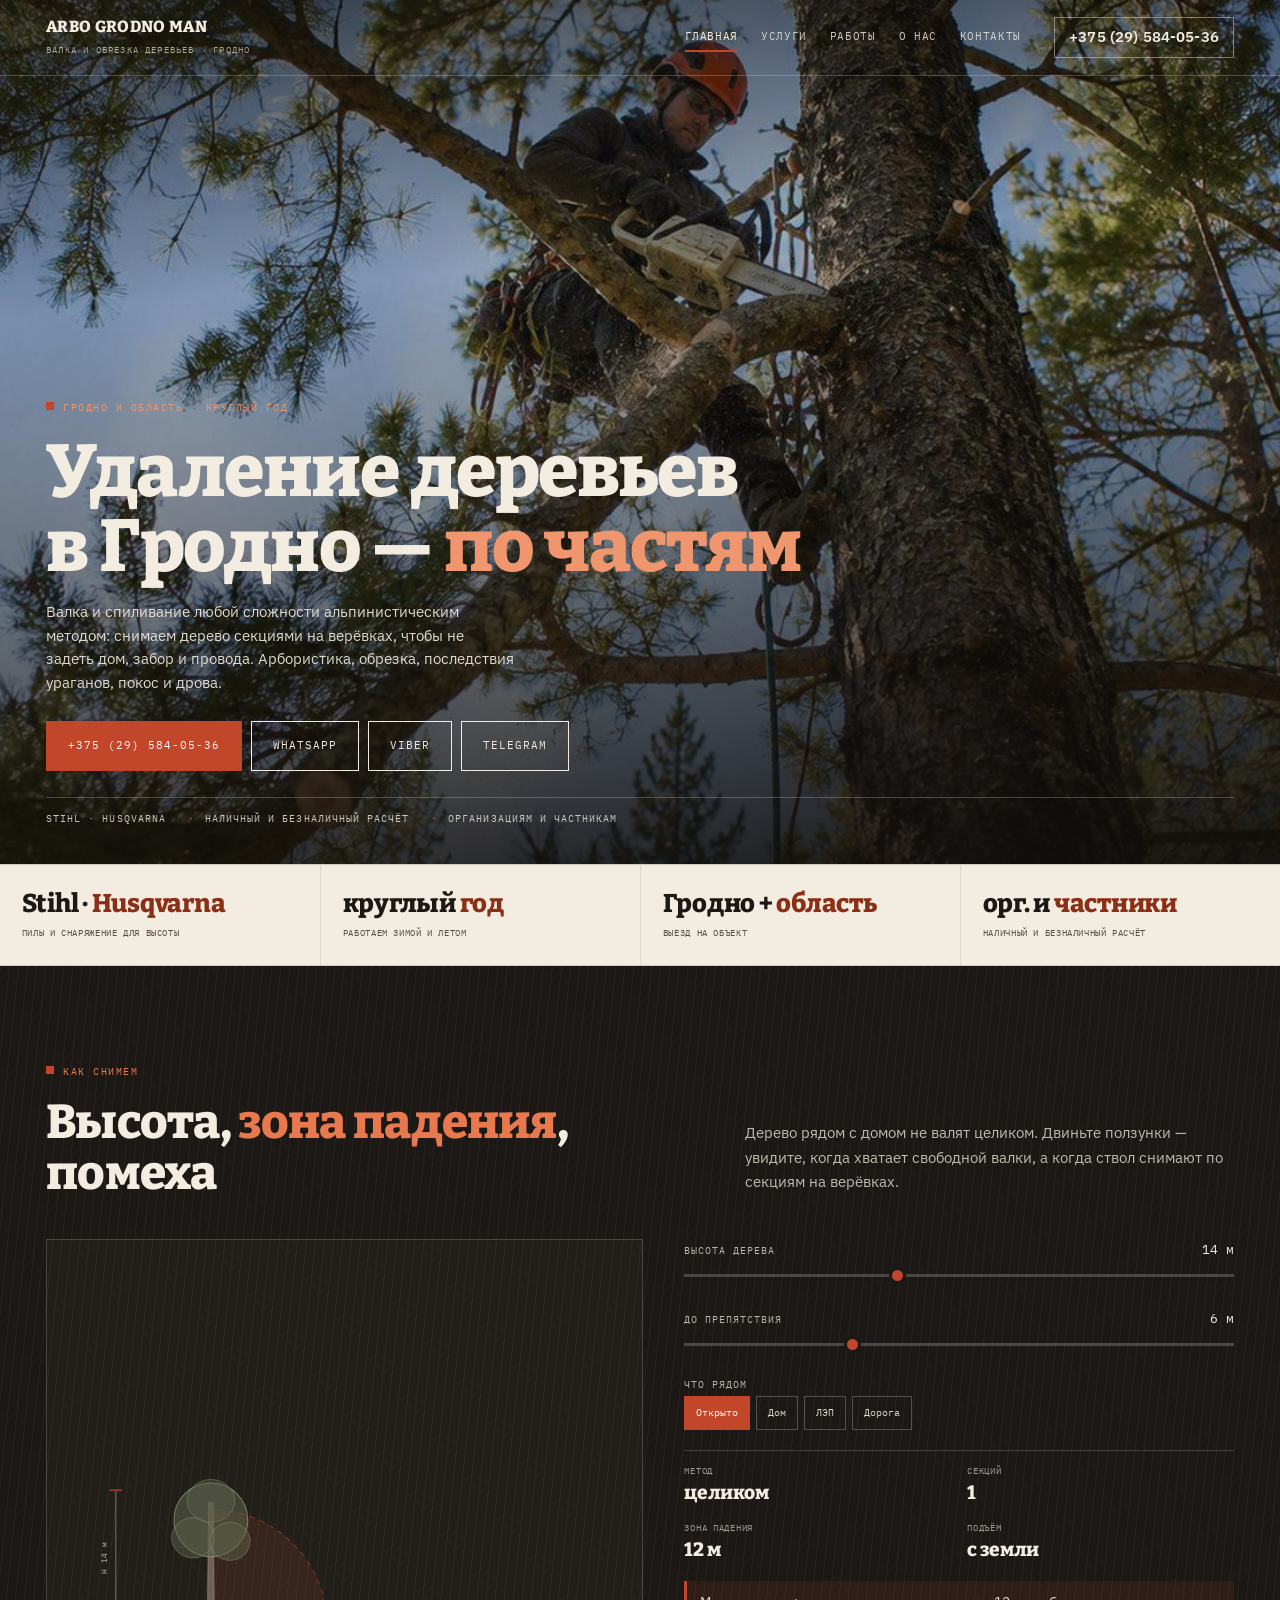
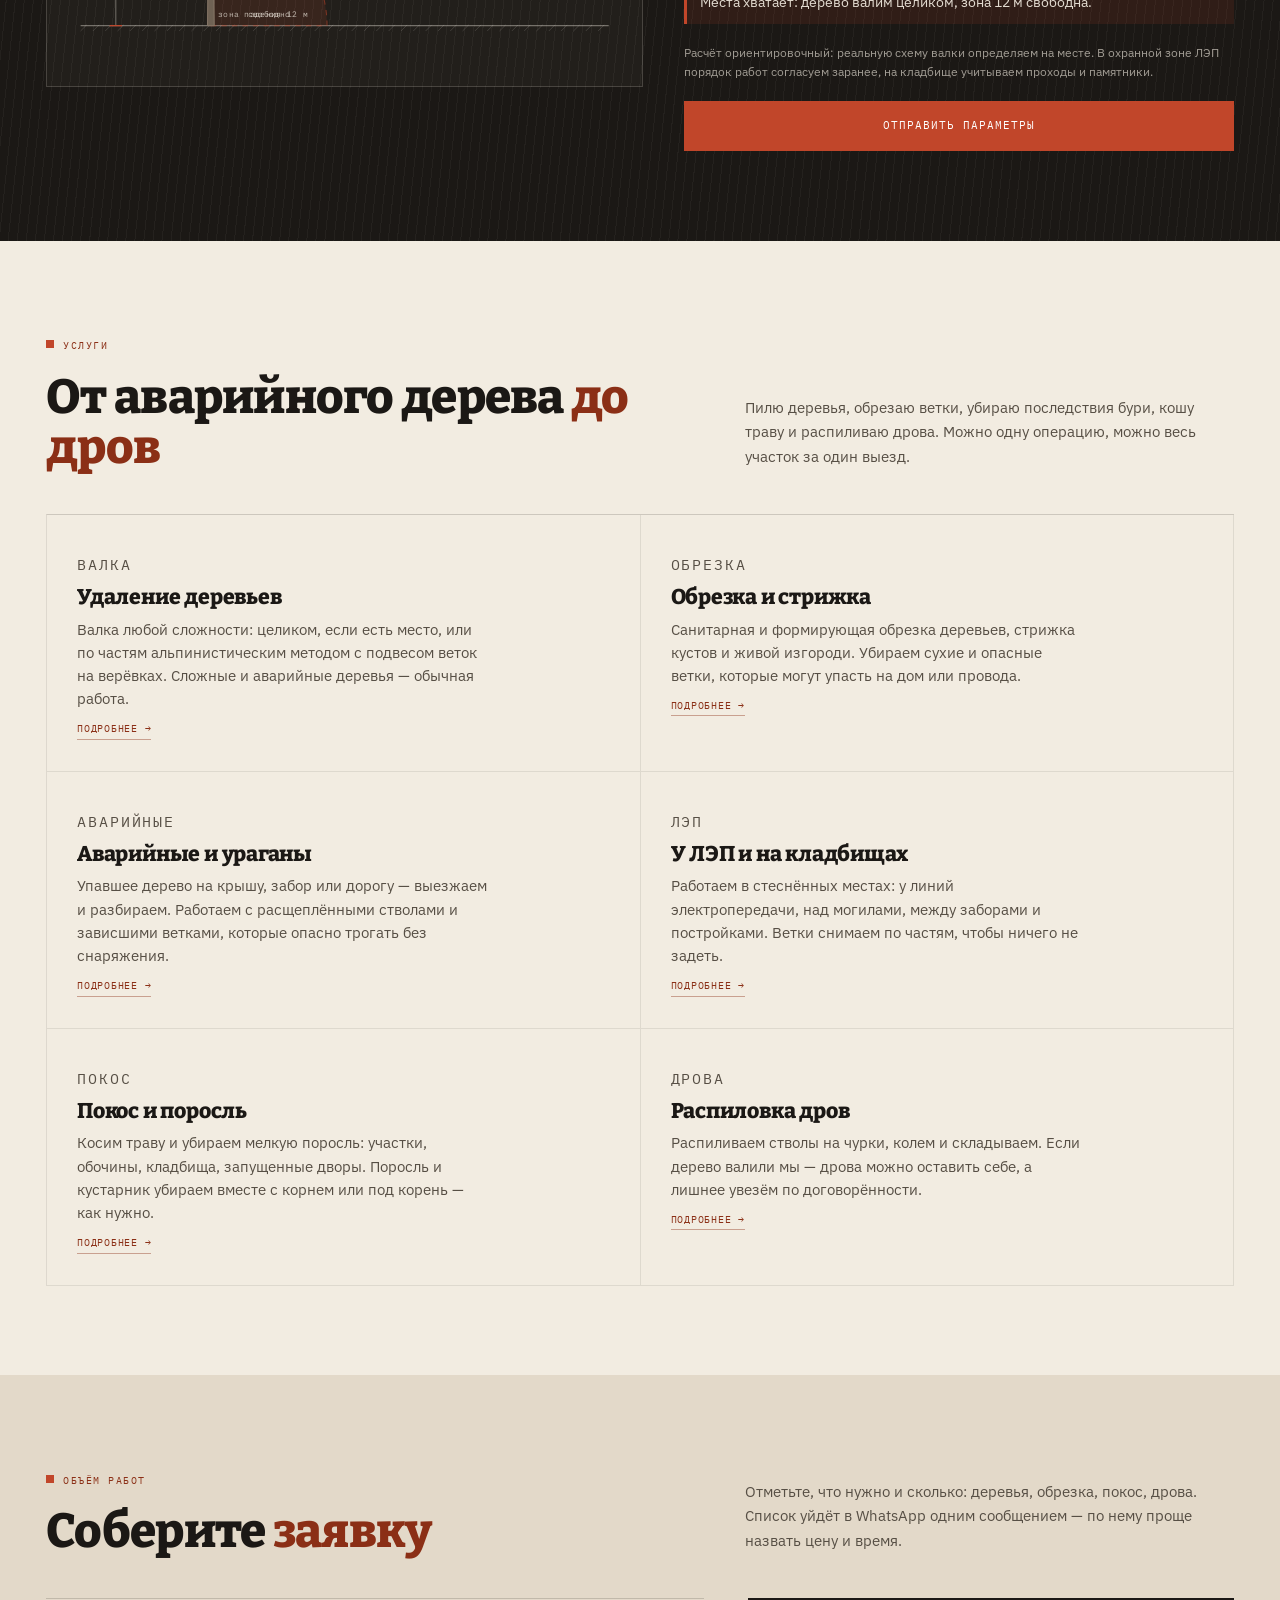
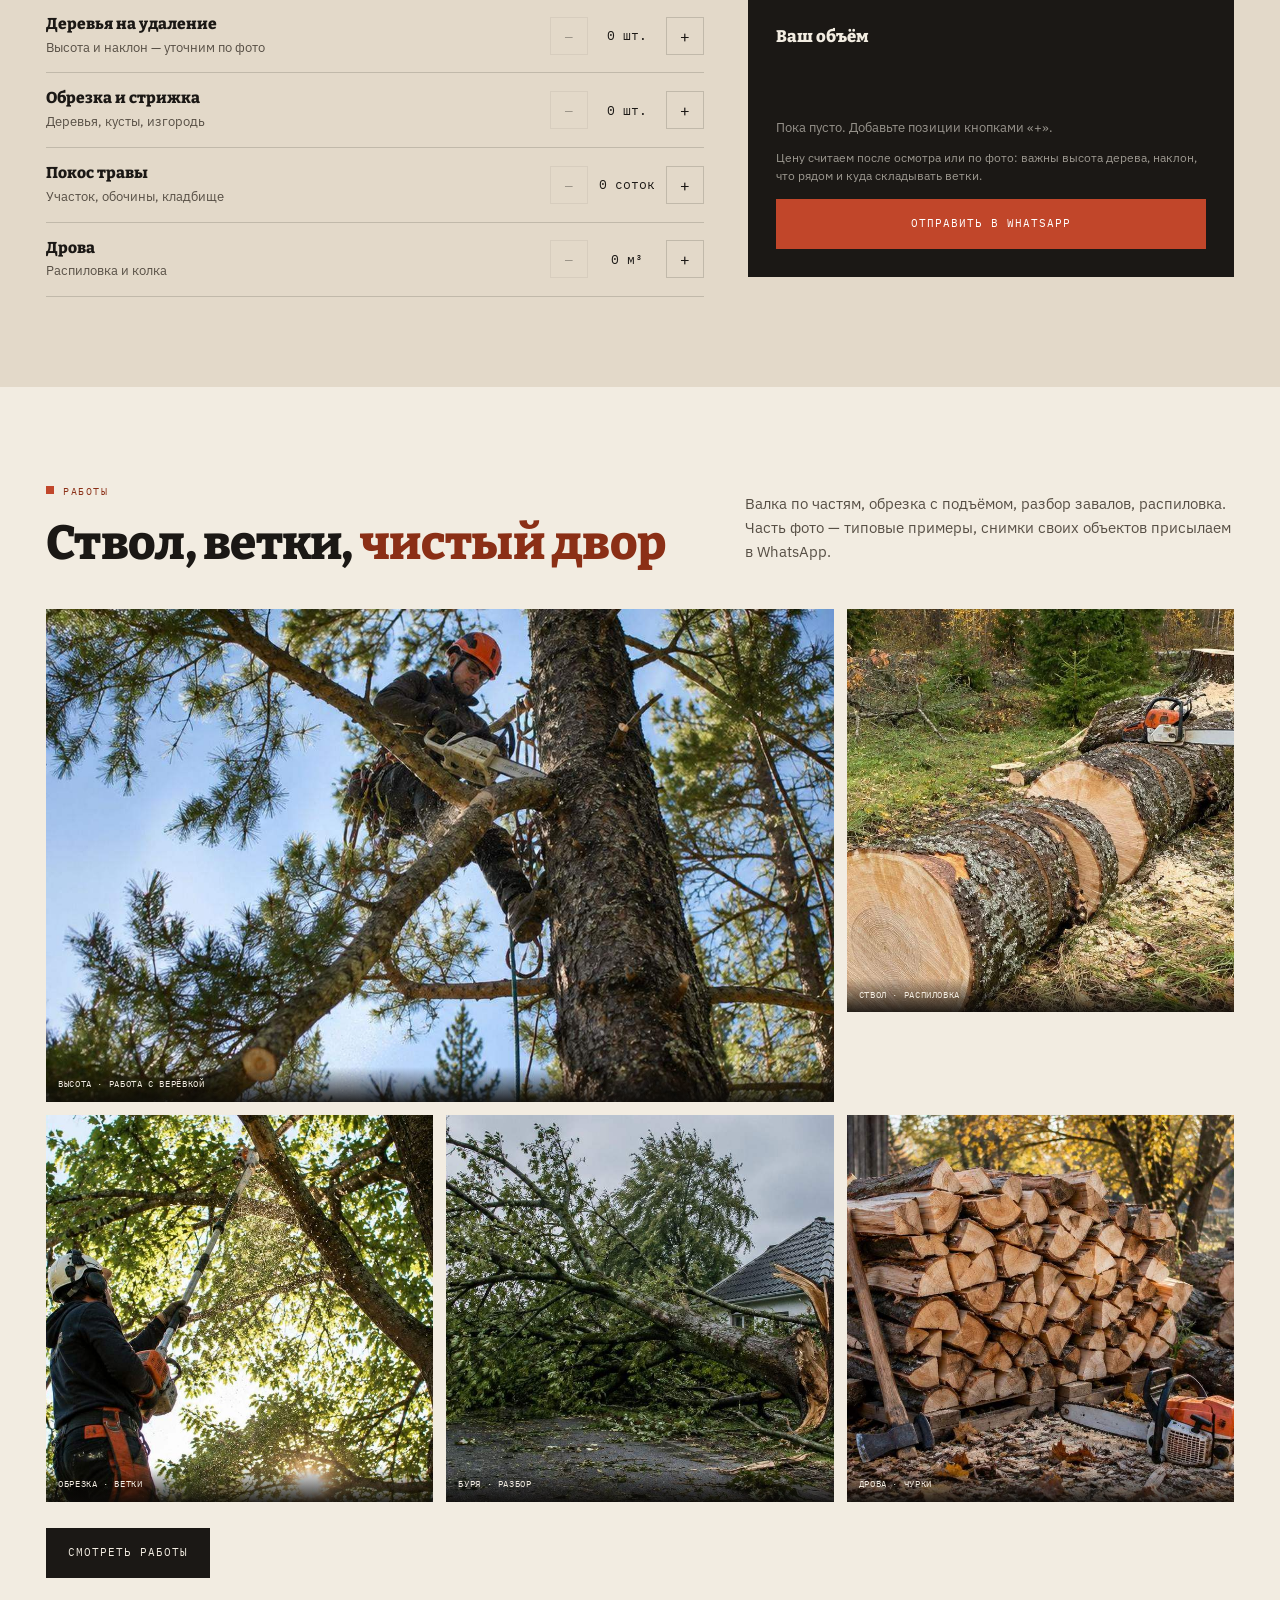
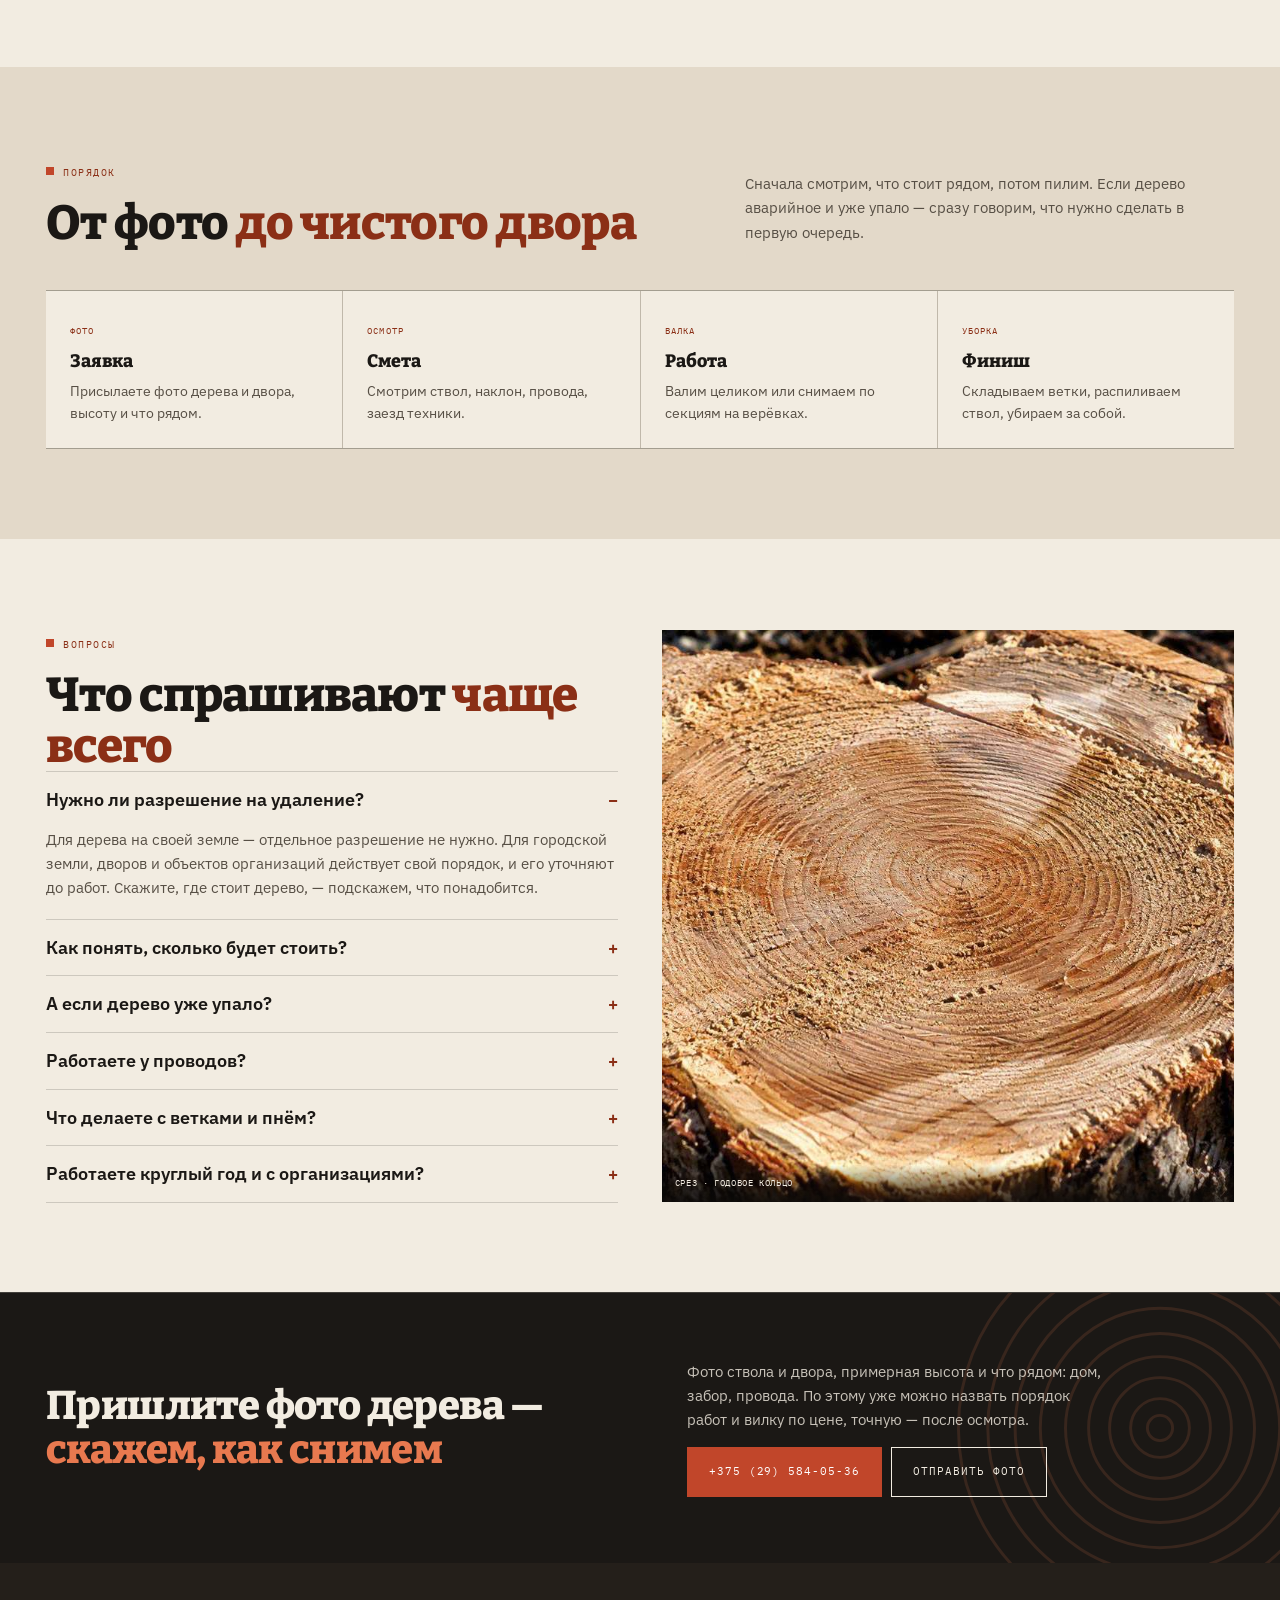
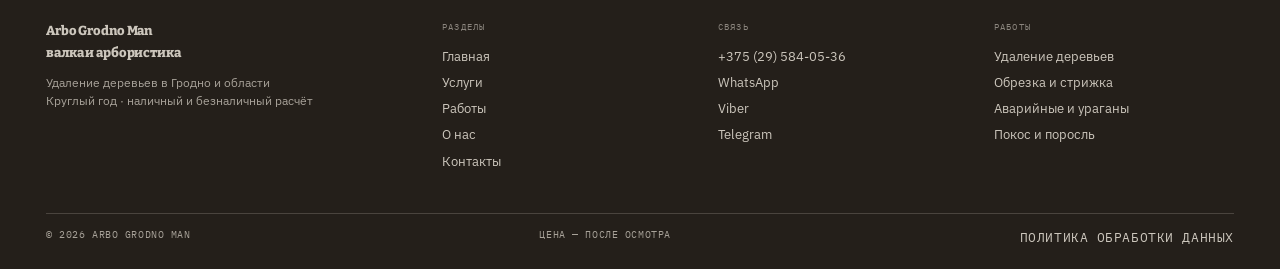
<file: index.html>
<!doctype html>
<html lang="ru">
<head>
<meta charset="utf-8">
<meta name="viewport" content="width=device-width, initial-scale=1">
<title>Удаление деревьев в Гродно — валка и арбористика | Arbo Grodno Man</title>
<meta name="description" content="Удаление деревьев в Гродно любой сложности альпинистическим методом: валка по частям, спиливание, арбористика, обрезка веток, устранение последствий ураганов, работа у ЛЭП и на кладбищах, покос травы, распиловка дров. Выезд по области, круглый год.">
<link rel="canonical" href="https://romjjjke.github.io/arbo-grodno/index.html">
<meta property="og:type" content="website">
<meta property="og:title" content="Удаление деревьев в Гродно — валка и арбористика | Arbo Grodno Man">
<meta property="og:description" content="Удаление деревьев в Гродно любой сложности альпинистическим методом: валка по частям, спиливание, арбористика, обрезка веток, устранение последствий ураганов, работа у ЛЭП и на кладбищах, покос травы, распиловка дров. Выезд по области, круглый год.">
<meta property="og:locale" content="ru_BY">
<meta property="og:url" content="https://romjjjke.github.io/arbo-grodno/index.html">
<meta property="og:image" content="https://romjjjke.github.io/arbo-grodno/assets/img/hero.jpg">
<meta name="theme-color" content="#1B1815">
<link rel="icon" href="favicon.svg" type="image/svg+xml">
<link rel="preconnect" href="https://fonts.googleapis.com">
<link rel="preconnect" href="https://fonts.gstatic.com" crossorigin>
<link href="https://fonts.googleapis.com/css2?family=Bitter:wght@600;700;800&family=IBM+Plex+Sans:wght@400;500;600&family=IBM+Plex+Mono:wght@400;500&display=swap" rel="stylesheet">
<style>[hidden]{display:none!important}*,*::before,*::after{box-sizing:border-box}
html{-webkit-text-size-adjust:100%;overflow-x:clip}
body{margin:0;background:#F2ECE1;color:#1B1815;font:400 17px/1.62 'IBM Plex Sans',system-ui,sans-serif;overflow-x:clip}
img{display:block;max-width:100%;height:auto}
a{color:inherit;text-decoration:none}
h1,h2,h3,p,ul,ol,figure,dl,dd{margin:0}ul,ol{padding:0;list-style:none}
button{font:inherit;color:inherit;background:none;border:0;cursor:pointer}
body.is-locked{overflow:hidden}
.wrap{width:100%;max-width:1340px;margin:0 auto;padding:0 clamp(16px,3.6vw,56px)}
.head{position:fixed;inset:0 0 auto;z-index:60;transition:background .25s,box-shadow .25s}
.head__row{display:flex;align-items:center;gap:clamp(12px,2.6vw,38px);height:76px;max-width:1340px;margin:0 auto;padding:0 clamp(16px,3.6vw,56px);border-bottom:1px solid rgba(242,236,225,.24);color:#F2ECE1}
.brand b{font:800 16px/1 'Bitter',Georgia,serif;letter-spacing:.02em;text-transform:uppercase}
.brand small{display:block;margin-top:4px;font-family:'IBM Plex Mono',monospace;font-size:8.5px;letter-spacing:.14em;text-transform:uppercase;opacity:.66}
.head__tel{display:inline-flex;font:600 14.5px/1 'IBM Plex Sans',sans-serif;padding:12px 14px;border:1px solid rgba(242,236,225,.44);white-space:nowrap}
.head--solid,.head.is-stuck{background:rgba(242,236,225,.97);box-shadow:0 1px 0 rgba(27,24,21,.17)}
.head--solid .head__row,.head.is-stuck .head__row{border-bottom-color:transparent;color:#1B1815}
.head--solid .head__tel,.head.is-stuck .head__tel{border-color:rgba(27,24,21,.17)}
.hero{position:relative;display:flex;flex-direction:column;justify-content:flex-end;min-height:min(96vh,960px);background:#1B1815;color:#F2ECE1;overflow:hidden}
.hero__pic{position:absolute;inset:0}.hero__pic img{width:100%;height:100%;object-fit:cover}
.hero__veil{position:absolute;inset:0;background:linear-gradient(174deg,rgba(16,13,11,.72),rgba(16,13,11,.28) 32%,rgba(16,13,11,.52) 60%,rgba(16,13,11,.95))}
.hero__in{position:relative;z-index:2;width:100%;max-width:1340px;margin:0 auto;padding:140px clamp(16px,3.6vw,56px) clamp(20px,3.2vw,38px)}
.hero h1{margin-top:14px;font:800 clamp(2rem,.9rem + 4.8vw,4.6rem)/1.02 'Bitter',Georgia,serif;letter-spacing:-.02em}
.btn{display:inline-flex;align-items:center;justify-content:center;padding:15px 21px;border:1px solid currentColor;font-family:'IBM Plex Mono',monospace;font-size:11px;letter-spacing:.09em;text-transform:uppercase;cursor:pointer}
.btn--saw{background:#C1462A;border-color:#C1462A;color:#fff}
.btn--ink{background:#1B1815;border-color:#1B1815;color:#F2ECE1}
.btn--paper{background:#F2ECE1;border-color:#F2ECE1;color:#1B1815}
.phead{padding:clamp(38px,5vw,80px) 0 clamp(22px,3.2vw,40px);border-bottom:1px solid rgba(27,24,21,.17)}
.inner{padding-top:76px}
.drawer{position:fixed;inset:0;z-index:90;background:#1B1815;color:#F2ECE1;display:flex;flex-direction:column;padding:18px clamp(16px,3.6vw,56px) 24px;overflow-y:auto}
.mobbar{display:none}
.foot{background:#241F1A;color:#F2ECE1;padding:clamp(32px,4.4vw,62px) 0 20px}
@media (max-width:1180px){.nav{display:none}.burger{display:flex}}
@media (max-width:760px){
  body{padding-bottom:calc(66px + env(safe-area-inset-bottom))}
  .head__tel{display:none}
  .mobbar{display:grid;grid-template-columns:repeat(4,minmax(0,1fr));gap:6px;position:fixed;left:0;right:0;bottom:0;z-index:70;background:rgba(27,24,21,.98);border-top:1px solid rgba(242,236,225,.2);padding:8px 10px calc(8px + env(safe-area-inset-bottom))}
  .mobbar__b{display:flex;align-items:center;justify-content:center;min-height:46px;font-family:'IBM Plex Mono',monospace;font-size:9px;letter-spacing:.02em;text-transform:uppercase;text-align:center;border:1px solid rgba(242,236,225,.28);color:#F2ECE1}
  .mobbar__b--call{background:#C1462A;border-color:#C1462A;color:#fff}
}</style>
<link rel="stylesheet" href="assets/css/style.v1.css">
<script type="application/ld+json">{"@context": "https://schema.org", "@type": "LocalBusiness", "name": "Arbo Grodno Man — удаление деревьев в Гродно", "description": "Удаление деревьев любой сложности альпинистическим методом, арбористика, обрезка деревьев и стрижка кустов, устранение последствий ураганов, работа у ЛЭП и на кладбищах, покос травы, распиловка дров. Гродно и Гродненская область.", "telephone": "+375295840536", "url": "https://romjjjke.github.io/arbo-grodno/", "image": "https://romjjjke.github.io/arbo-grodno/assets/img/hero.jpg", "address": {"@type": "PostalAddress", "addressLocality": "Гродно", "addressRegion": "Гродненская область", "addressCountry": "BY"}, "areaServed": "Гродно и Гродненская область", "priceRange": "по расчёту"}</script>
</head>
<body class="">
<header class="head">
  <div class="head__row">
    <a class="brand" href="index.html"><b>Arbo Grodno Man</b><small>валка и обрезка деревьев · Гродно</small></a>
    <nav class="nav" aria-label="Разделы"><a href="index.html" class="nav__cur">Главная</a><a href="uslugi.html">Услуги</a><a href="raboty.html">Работы</a><a href="master.html">О нас</a><a href="kontakty.html">Контакты</a></nav>
    <a class="head__tel" href="tel:+375295840536">+375 (29) 584-05-36</a>
    <button class="burger" id="burger" type="button" aria-expanded="false" aria-controls="drawer" aria-label="Меню"><span></span><span></span><span></span></button>
  </div>
</header>

<section class="hero">
  <div class="hero__pic"><img src="assets/img/hero.jpg" alt="Арборист спиливает ветку на высоте, страховка и верёвки" fetchpriority="high"></div>
  <div class="hero__veil"></div>
  <div class="hero__in">
    <p class="kick">Гродно и область · круглый год</p>
    <h1><span>Удаление деревьев</span><span>в Гродно — <em>по частям</em></span></h1>
    <p class="hero__lead">Валка и спиливание любой сложности альпинистическим методом: снимаем дерево секциями на верёвках, чтобы не задеть дом, забор и провода. Арбористика, обрезка, последствия ураганов, покос и дрова.</p>
    <div class="hero__act">
      <a class="btn btn--saw" href="tel:+375295840536">+375 (29) 584-05-36</a>
      <a class="btn btn--ghost" href="https://wa.me/375295840536" target="_blank" rel="noopener">WhatsApp</a>
      <a class="btn btn--ghost" href="viber://chat?number=%2B375295840536">Viber</a>
      <a class="btn btn--ghost" href="https://t.me/+375295840536" target="_blank" rel="noopener">Telegram</a>
    </div>
    <div class="hero__tags">
      <span>Stihl · Husqvarna</span><span>наличный и безналичный расчёт</span><span>организациям и частникам</span>
    </div>
  </div>
</section>

<section class="facts">
  <div><b>Stihl · <i>Husqvarna</i></b><span>пилы и снаряжение для высоты</span></div>
  <div><b>круглый <i>год</i></b><span>работаем зимой и летом</span></div>
  <div><b>Гродно + <i>область</i></b><span>выезд на объект</span></div>
  <div><b>орг. и <i>частники</i></b><span>наличный и безналичный расчёт</span></div>
</section>

<section class="sec sec--ink">
  <div class="wrap sec__in">
    <span class="vlabel">схема работ · высота и зона</span>
    <div class="head2">
      <div>
        <p class="kick">Как снимем</p>
        <h2 class="h2">Высота, <em>зона падения</em>, помеха</h2>
      </div>
      <p class="lead">Дерево рядом с домом не валят целиком. Двиньте ползунки — увидите, когда хватает свободной валки, а когда ствол снимают по секциям на верёвках.</p>
    </div>
    <div class="tree">
      <div class="tree__box">
        <svg class="tree__svg" id="treeSvg" viewBox="0 0 640 470" role="img" aria-label="Схема дерева, зоны падения и препятствия"></svg>
      </div>
      <div class="tree__panel">
        <div class="field">
          <div class="field__top"><label for="hHeight">Высота дерева</label><output id="hOut">14 м</output></div>
          <input id="hHeight" type="range" min="4" max="30" step="1" value="14">
        </div>
        <div class="field">
          <div class="field__top"><label for="hDist">До препятствия</label><output id="dOut">6 м</output></div>
          <input id="hDist" type="range" min="0" max="20" step="1" value="6">
        </div>
        <div class="field">
          <div class="field__top"><span style="font-family:var(--mono);font-size:9.5px;letter-spacing:.1em;text-transform:uppercase;color:rgba(242,236,225,.74)">Что рядом</span></div>
          <div class="chips" id="obsChips">
            <button class="chip" type="button" data-obs="open" aria-pressed="true">Открыто</button>
            <button class="chip" type="button" data-obs="house" aria-pressed="false">Дом</button>
            <button class="chip" type="button" data-obs="power" aria-pressed="false">ЛЭП</button>
            <button class="chip" type="button" data-obs="road" aria-pressed="false">Дорога</button>
          </div>
        </div>
        <div class="tree__out">
          <div><span>метод</span><b id="o-method">по частям</b></div>
          <div><span>секций</span><b id="o-sections">6</b></div>
          <div><span>зона падения</span><b id="o-zone">12 м</b></div>
          <div><span>подъём</span><b id="o-climb">альпинист</b></div>
        </div>
        <p class="tree__verdict" id="o-verdict">Дерево выше расстояния до препятствия — валим по частям.</p>
        <p class="tree__note">Расчёт ориентировочный: реальную схему валки определяем на месте. В охранной зоне ЛЭП порядок работ согласуем заранее, на кладбище учитываем проходы и памятники.</p>
        <a class="btn btn--saw" id="tree-send" href="https://wa.me/375295840536" target="_blank" rel="noopener">Отправить параметры</a>
      </div>
    </div>
  </div>
</section>

<section class="sec">
  <div class="wrap sec__in">
    <span class="vlabel">услуги · спил и уход</span>
    <div class="head2">
      <div>
        <p class="kick">Услуги</p>
        <h2 class="h2">От аварийного дерева <em>до дров</em></h2>
      </div>
      <p class="lead">Пилю деревья, обрезаю ветки, убираю последствия бури, кошу траву и распиливаю дрова. Можно одну операцию, можно весь участок за один выезд.</p>
    </div>
    <div class="svc">      <article>
        <p class="svc__tag">валка</p>
        <h3>Удаление деревьев</h3>
        <p>Валка любой сложности: целиком, если есть место, или по частям альпинистическим методом с подвесом веток на верёвках. Сложные и аварийные деревья — обычная работа.</p>
        <a class="svc__more" href="uslugi.html#u1">Подробнее →</a>
      </article>
      <article>
        <p class="svc__tag">обрезка</p>
        <h3>Обрезка и стрижка</h3>
        <p>Санитарная и формирующая обрезка деревьев, стрижка кустов и живой изгороди. Убираем сухие и опасные ветки, которые могут упасть на дом или провода.</p>
        <a class="svc__more" href="uslugi.html#u2">Подробнее →</a>
      </article>
      <article>
        <p class="svc__tag">аварийные</p>
        <h3>Аварийные и ураганы</h3>
        <p>Упавшее дерево на крышу, забор или дорогу — выезжаем и разбираем. Работаем с расщеплёнными стволами и зависшими ветками, которые опасно трогать без снаряжения.</p>
        <a class="svc__more" href="uslugi.html#u3">Подробнее →</a>
      </article>
      <article>
        <p class="svc__tag">лэп</p>
        <h3>У ЛЭП и на кладбищах</h3>
        <p>Работаем в стеснённых местах: у линий электропередачи, над могилами, между заборами и постройками. Ветки снимаем по частям, чтобы ничего не задеть.</p>
        <a class="svc__more" href="uslugi.html#u4">Подробнее →</a>
      </article>
      <article>
        <p class="svc__tag">покос</p>
        <h3>Покос и поросль</h3>
        <p>Косим траву и убираем мелкую поросль: участки, обочины, кладбища, запущенные дворы. Поросль и кустарник убираем вместе с корнем или под корень — как нужно.</p>
        <a class="svc__more" href="uslugi.html#u5">Подробнее →</a>
      </article>
      <article>
        <p class="svc__tag">дрова</p>
        <h3>Распиловка дров</h3>
        <p>Распиливаем стволы на чурки, колем и складываем. Если дерево валили мы — дрова можно оставить себе, а лишнее увезём по договорённости.</p>
        <a class="svc__more" href="uslugi.html#u6">Подробнее →</a>
      </article></div>
  </div>
</section>

<section class="sec sec--p2">
  <div class="wrap sec__in">
    <span class="vlabel">объём · заявка</span>
    <div class="head2">
      <div>
        <p class="kick">Объём работ</p>
        <h2 class="h2">Соберите <em>заявку</em></h2>
      </div>
      <p class="lead">Отметьте, что нужно и сколько: деревья, обрезка, покос, дрова. Список уйдёт в WhatsApp одним сообщением — по нему проще назвать цену и время.</p>
    </div>
    <div class="calc">
      <div class="calc__rows">
        <div class="calc__row">
          <div><h3>Деревья на удаление</h3><p>Высота и наклон — уточним по фото</p></div>
          <div class="stepper">
            <button type="button" data-step="tree" data-dir="-1" aria-label="Меньше: Деревья на удаление">&minus;</button>
            <output id="c-tree">0 шт.</output>
            <button type="button" data-step="tree" data-dir="1" aria-label="Больше: Деревья на удаление">+</button>
          </div>
        </div>
        <div class="calc__row">
          <div><h3>Обрезка и стрижка</h3><p>Деревья, кусты, изгородь</p></div>
          <div class="stepper">
            <button type="button" data-step="prune" data-dir="-1" aria-label="Меньше: Обрезка и стрижка">&minus;</button>
            <output id="c-prune">0 шт.</output>
            <button type="button" data-step="prune" data-dir="1" aria-label="Больше: Обрезка и стрижка">+</button>
          </div>
        </div>
        <div class="calc__row">
          <div><h3>Покос травы</h3><p>Участок, обочины, кладбище</p></div>
          <div class="stepper">
            <button type="button" data-step="mow" data-dir="-1" aria-label="Меньше: Покос травы">&minus;</button>
            <output id="c-mow">0 соток</output>
            <button type="button" data-step="mow" data-dir="1" aria-label="Больше: Покос травы">+</button>
          </div>
        </div>
        <div class="calc__row">
          <div><h3>Дрова</h3><p>Распиловка и колка</p></div>
          <div class="stepper">
            <button type="button" data-step="wood" data-dir="-1" aria-label="Меньше: Дрова">&minus;</button>
            <output id="c-wood">0 м³</output>
            <button type="button" data-step="wood" data-dir="1" aria-label="Больше: Дрова">+</button>
          </div>
        </div>
      </div>
      <aside class="calc__side">
        <h3>Ваш объём</h3>
        <ul class="calc__list" id="calcList"></ul>
        <p class="calc__empty" id="calcEmpty">Пока пусто. Добавьте позиции кнопками «+».</p>
        <p class="calc__hint">Цену считаем после осмотра или по фото: важны высота дерева, наклон, что рядом и куда складывать ветки.</p>
        <a class="btn btn--saw" id="calcSend" href="https://wa.me/375295840536" target="_blank" rel="noopener">Отправить в WhatsApp</a>
      </aside>
    </div>
  </div>
</section>

<section class="sec">
  <div class="wrap sec__in">
    <span class="vlabel">работы · срез и ствол</span>
    <div class="head2">
      <div>
        <p class="kick">Работы</p>
        <h2 class="h2">Ствол, ветки, <em>чистый двор</em></h2>
      </div>
      <p class="lead">Валка по частям, обрезка с подъёмом, разбор завалов, распиловка. Часть фото — типовые примеры, снимки своих объектов присылаем в WhatsApp.</p>
    </div>
    <div class="gal">
      <figure class="g-a rv"><img src="assets/img/hero.jpg" alt="Арборист на высоте со страховкой" loading="lazy"><figcaption>Высота · работа с верёвкой</figcaption></figure>
      <figure class="g-b rv"><img src="assets/img/logs.jpg" alt="Распиленный ствол на секции" loading="lazy"><figcaption>Ствол · распиловка</figcaption></figure>
      <figure class="g-c rv"><img src="assets/img/prune.jpg" alt="Обрезка веток бензопилой на высоте" loading="lazy"><figcaption>Обрезка · ветки</figcaption></figure>
      <figure class="g-d rv"><img src="assets/img/storm.jpg" alt="Упавшее после бури дерево у дома" loading="lazy"><figcaption>Буря · разбор</figcaption></figure>
      <figure class="g-e rv"><img src="assets/img/wood.jpg" alt="Распиленные дрова в поленнице" loading="lazy"><figcaption>Дрова · чурки</figcaption></figure>
    </div>
    <p style="margin-top:clamp(16px,2.4vw,26px)"><a class="btn btn--ink" href="raboty.html">Смотреть работы</a></p>
  </div>
</section>

<section class="sec sec--p2">
  <div class="wrap sec__in">
    <span class="vlabel">порядок · четыре шага</span>
    <div class="head2">
      <div>
        <p class="kick">Порядок</p>
        <h2 class="h2">От фото <em>до чистого двора</em></h2>
      </div>
      <p class="lead">Сначала смотрим, что стоит рядом, потом пилим. Если дерево аварийное и уже упало — сразу говорим, что нужно сделать в первую очередь.</p>
    </div>
    <div class="steps">
      <div class="rv"><span>Фото</span><h3>Заявка</h3><p>Присылаете фото дерева и двора, высоту и что рядом.</p></div>
      <div class="rv"><span>Осмотр</span><h3>Смета</h3><p>Смотрим ствол, наклон, провода, заезд техники.</p></div>
      <div class="rv"><span>Валка</span><h3>Работа</h3><p>Валим целиком или снимаем по секциям на верёвках.</p></div>
      <div class="rv"><span>Уборка</span><h3>Финиш</h3><p>Складываем ветки, распиливаем ствол, убираем за собой.</p></div>
    </div>
  </div>
</section>

<section class="sec">
  <div class="wrap split">
    <div>
      <p class="kick">Вопросы</p>
      <h2 class="h2">Что спрашивают <em>чаще всего</em></h2>
      <div class="faq">
        <details open><summary>Нужно ли разрешение на удаление?</summary><p>Для дерева на своей земле — отдельное разрешение не нужно. Для городской земли, дворов и объектов организаций действует свой порядок, и его уточняют до работ. Скажите, где стоит дерево, — подскажем, что понадобится.</p></details>
        <details><summary>Как понять, сколько будет стоить?</summary><p>По фотографии и описанию можно дать вилку: важны высота, наклон, что рядом и куда складывать ветки. Точную сумму называем после осмотра, до начала работ.</p></details>
        <details><summary>А если дерево уже упало?</summary><p>Приезжаем и разбираем: распиливаем на части, снимаем ветки, освобождаем проезд или крышу. Если ствол завис или расщепился — трогать его самостоятельно опасно.</p></details>
        <details><summary>Работаете у проводов?</summary><p>Да, но в охранной зоне ЛЭП порядок работ согласуем заранее. Ветки снимаем по частям с подвесом, чтобы не было касания проводов.</p></details>
        <details><summary>Что делаете с ветками и пнём?</summary><p>Ветки и ствол убираем или распиливаем по договорённости, дрова можно оставить себе. По пням — скажите, нужна ли выкорчёвка, это отдельная задача.</p></details>
        <details><summary>Работаете круглый год и с организациями?</summary><p>Да. Работаем зимой и летом, с организациями тоже: наличный и безналичный расчёт, документы по запросу.</p></details>
      </div>
    </div>
    <figure class="split__pic">
      <img src="assets/img/rings.jpg" alt="Спил пня с годовыми кольцами" loading="lazy">
      <figcaption>Срез · годовое кольцо</figcaption>
    </figure>
  </div>
</section>
<section class="cta">
  <svg class="cta__rings" viewBox="0 0 200 200" aria-hidden="true"><g fill="none" stroke="#E8794F" stroke-width="1.4"><circle cx="100" cy="100" r="96"/><circle cx="100" cy="100" r="82"/><circle cx="100" cy="100" r="69"/><circle cx="100" cy="100" r="57"/><circle cx="100" cy="100" r="45"/><circle cx="100" cy="100" r="34"/><circle cx="100" cy="100" r="24"/><circle cx="100" cy="100" r="14"/><circle cx="100" cy="100" r="6"/></g></svg>
  <div class="wrap cta__in">
    <h2>Пришлите фото дерева — <em>скажем, как снимем</em></h2>
    <div class="cta__side">
      <p>Фото ствола и двора, примерная высота и что рядом: дом, забор, провода. По этому уже можно назвать порядок работ и вилку по цене, точную — после осмотра.</p>
      <div class="cta__act">
        <a class="btn btn--saw" href="tel:+375295840536">+375 (29) 584-05-36</a>
        <a class="btn btn--ghost" href="https://wa.me/375295840536" target="_blank" rel="noopener">Отправить фото</a>
      </div>
    </div>
  </div>
</section>
<footer class="foot">
  <div class="wrap">
    <div class="foot__grid">
      <div>
        <p class="foot__brand">Arbo Grodno Man<br>валка и арбористика</p>
        <p class="foot__small">Удаление деревьев в Гродно и области<br>Круглый год · наличный и безналичный расчёт</p>
      </div>
      <div class="foot__col">
        <div class="foot__h">Разделы</div>
        <a href="index.html">Главная</a><a href="uslugi.html">Услуги</a><a href="raboty.html">Работы</a><a href="master.html">О нас</a><a href="kontakty.html">Контакты</a>
      </div>
      <div class="foot__col">
        <div class="foot__h">Связь</div>
        <a href="tel:+375295840536">+375 (29) 584-05-36</a>
        <a href="https://wa.me/375295840536" target="_blank" rel="noopener">WhatsApp</a>
        <a href="viber://chat?number=%2B375295840536">Viber</a>
        <a href="https://t.me/+375295840536" target="_blank" rel="noopener">Telegram</a>
      </div>
      <div class="foot__col">
        <div class="foot__h">Работы</div>
        <a href="uslugi.html">Удаление деревьев</a>
        <a href="uslugi.html#u2">Обрезка и стрижка</a>
        <a href="uslugi.html#u3">Аварийные и ураганы</a>
        <a href="uslugi.html#u5">Покос и поросль</a>
      </div>
    </div>
    <div class="foot__bottom">
      <span>&copy; 2026 Arbo Grodno Man</span>
      <span>Цена — после осмотра</span>
      <a href="politika.html">Политика обработки данных</a>
    </div>
  </div>
</footer>
<div class="drawer" id="drawer" hidden>
  <div class="drawer__top">
    <a class="brand" href="index.html"><b>Arbo Grodno Man</b><small>валка и обрезка деревьев · Гродно</small></a>
    <button class="drawer__close" id="drawer-close" type="button" aria-label="Закрыть меню">&times;</button>
  </div>
  <nav class="drawer__nav" aria-label="Мобильная навигация"><a href="index.html">Главная<span>01</span></a><a href="uslugi.html">Услуги<span>02</span></a><a href="raboty.html">Работы<span>03</span></a><a href="master.html">О нас<span>04</span></a><a href="kontakty.html">Контакты<span>05</span></a></nav>
  <div class="drawer__meta">
    <a href="tel:+375295840536">+375 (29) 584-05-36</a>
    <p>Гродно и Гродненская область · круглый год</p>
    <div class="msg">
          <a class="btn btn--saw" href="https://wa.me/375295840536" target="_blank" rel="noopener">WhatsApp</a>
          <a class="btn btn--ghost" href="viber://chat?number=%2B375295840536">Viber</a>
          <a class="btn btn--ghost" href="https://t.me/+375295840536" target="_blank" rel="noopener">Telegram</a>
        </div>
  </div>
</div>
<nav class="mobbar" aria-label="Быстрая связь">
  <a class="mobbar__b mobbar__b--call" href="tel:+375295840536">Позвонить</a>
  <a class="mobbar__b" href="https://wa.me/375295840536" target="_blank" rel="noopener">WhatsApp</a>
  <a class="mobbar__b" href="viber://chat?number=%2B375295840536">Viber</a>
  <a class="mobbar__b" href="https://t.me/+375295840536" target="_blank" rel="noopener">Telegram</a>
</nav>
<script src="assets/js/main.v1.js" defer></script>
</body>
</html>
</file>
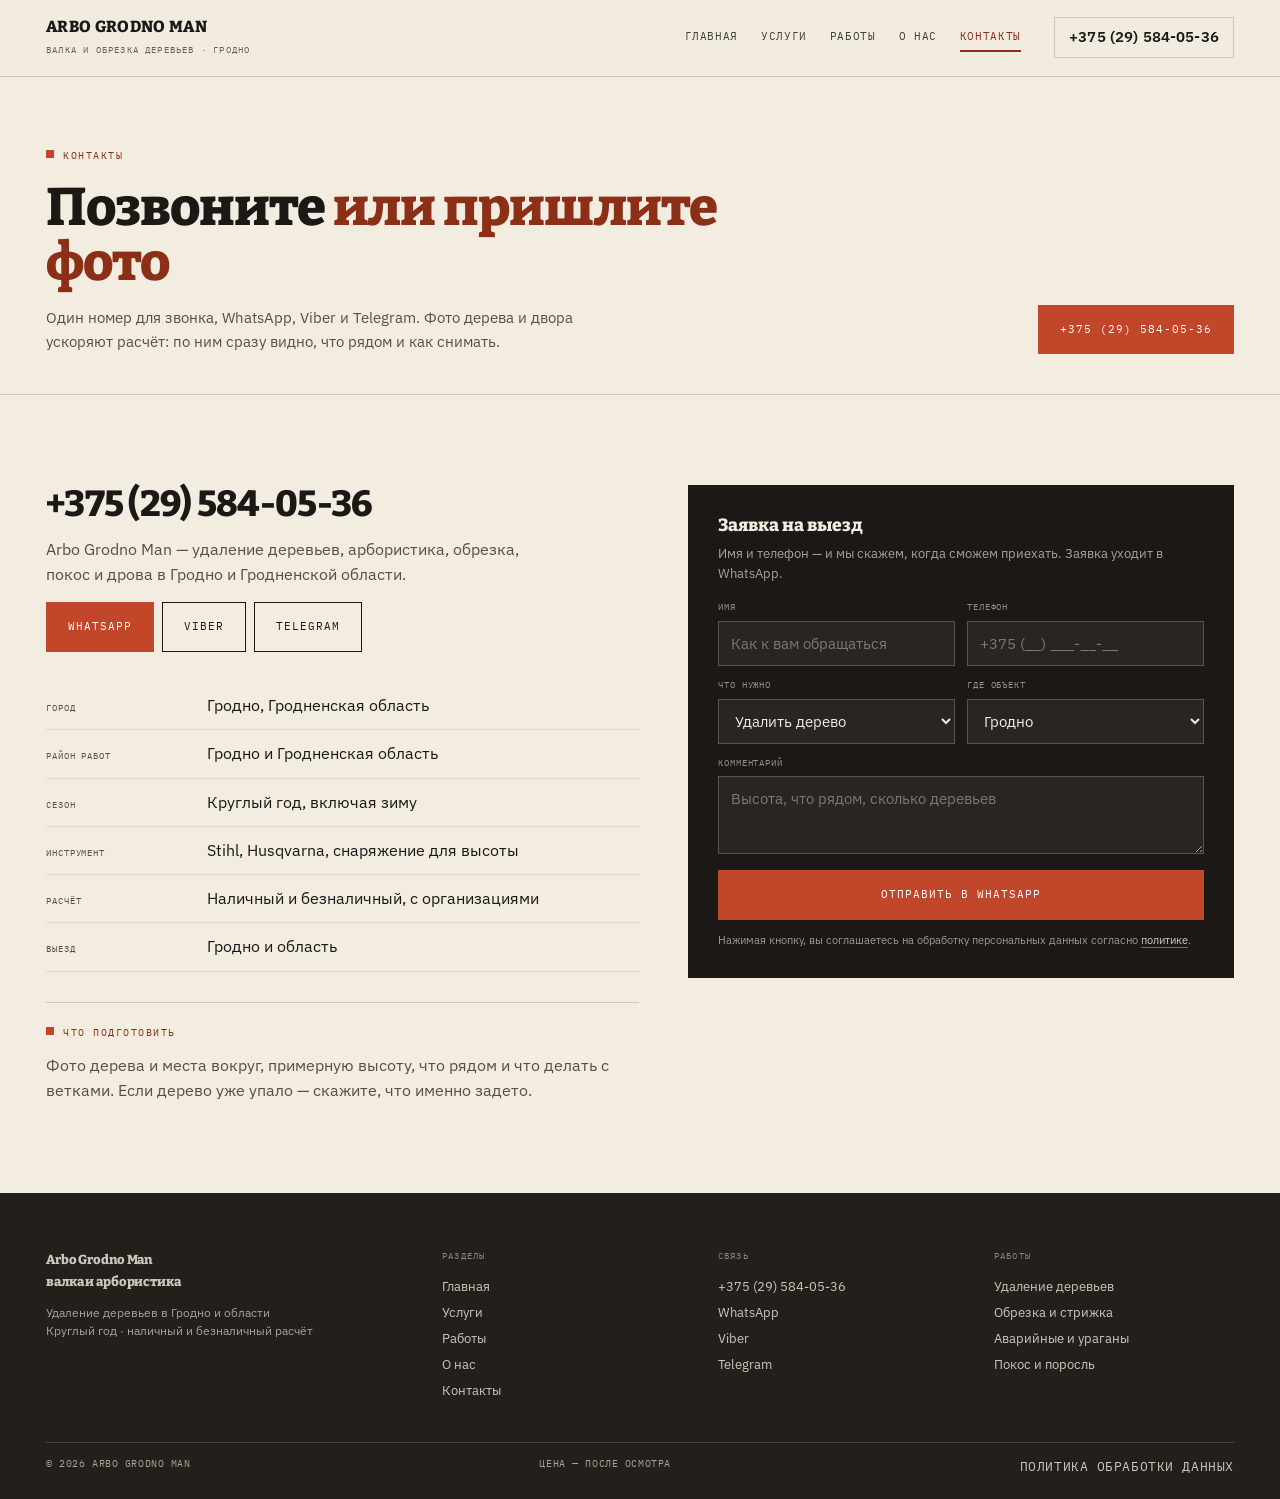
<file: kontakty.html>
<!doctype html>
<html lang="ru">
<head>
<meta charset="utf-8">
<meta name="viewport" content="width=device-width, initial-scale=1">
<title>Контакты: +375 (29) 584-05-36 — удаление деревьев, Гродно</title>
<meta name="description" content="Телефон, WhatsApp, Viber и Telegram: +375 (29) 584-05-36. Удаление деревьев, обрезка, покос и дрова в Гродно и Гродненской области, выезд на осмотр.">
<link rel="canonical" href="https://romjjjke.github.io/arbo-grodno/kontakty.html">
<meta property="og:type" content="website">
<meta property="og:title" content="Контакты: +375 (29) 584-05-36 — удаление деревьев, Гродно">
<meta property="og:description" content="Телефон, WhatsApp, Viber и Telegram: +375 (29) 584-05-36. Удаление деревьев, обрезка, покос и дрова в Гродно и Гродненской области, выезд на осмотр.">
<meta property="og:locale" content="ru_BY">
<meta property="og:url" content="https://romjjjke.github.io/arbo-grodno/kontakty.html">
<meta property="og:image" content="https://romjjjke.github.io/arbo-grodno/assets/img/hero.jpg">
<meta name="theme-color" content="#1B1815">
<link rel="icon" href="favicon.svg" type="image/svg+xml">
<link rel="preconnect" href="https://fonts.googleapis.com">
<link rel="preconnect" href="https://fonts.gstatic.com" crossorigin>
<link href="https://fonts.googleapis.com/css2?family=Bitter:wght@600;700;800&family=IBM+Plex+Sans:wght@400;500;600&family=IBM+Plex+Mono:wght@400;500&display=swap" rel="stylesheet">
<style>[hidden]{display:none!important}*,*::before,*::after{box-sizing:border-box}
html{-webkit-text-size-adjust:100%;overflow-x:clip}
body{margin:0;background:#F2ECE1;color:#1B1815;font:400 17px/1.62 'IBM Plex Sans',system-ui,sans-serif;overflow-x:clip}
img{display:block;max-width:100%;height:auto}
a{color:inherit;text-decoration:none}
h1,h2,h3,p,ul,ol,figure,dl,dd{margin:0}ul,ol{padding:0;list-style:none}
button{font:inherit;color:inherit;background:none;border:0;cursor:pointer}
body.is-locked{overflow:hidden}
.wrap{width:100%;max-width:1340px;margin:0 auto;padding:0 clamp(16px,3.6vw,56px)}
.head{position:fixed;inset:0 0 auto;z-index:60;transition:background .25s,box-shadow .25s}
.head__row{display:flex;align-items:center;gap:clamp(12px,2.6vw,38px);height:76px;max-width:1340px;margin:0 auto;padding:0 clamp(16px,3.6vw,56px);border-bottom:1px solid rgba(242,236,225,.24);color:#F2ECE1}
.brand b{font:800 16px/1 'Bitter',Georgia,serif;letter-spacing:.02em;text-transform:uppercase}
.brand small{display:block;margin-top:4px;font-family:'IBM Plex Mono',monospace;font-size:8.5px;letter-spacing:.14em;text-transform:uppercase;opacity:.66}
.head__tel{display:inline-flex;font:600 14.5px/1 'IBM Plex Sans',sans-serif;padding:12px 14px;border:1px solid rgba(242,236,225,.44);white-space:nowrap}
.head--solid,.head.is-stuck{background:rgba(242,236,225,.97);box-shadow:0 1px 0 rgba(27,24,21,.17)}
.head--solid .head__row,.head.is-stuck .head__row{border-bottom-color:transparent;color:#1B1815}
.head--solid .head__tel,.head.is-stuck .head__tel{border-color:rgba(27,24,21,.17)}
.hero{position:relative;display:flex;flex-direction:column;justify-content:flex-end;min-height:min(96vh,960px);background:#1B1815;color:#F2ECE1;overflow:hidden}
.hero__pic{position:absolute;inset:0}.hero__pic img{width:100%;height:100%;object-fit:cover}
.hero__veil{position:absolute;inset:0;background:linear-gradient(174deg,rgba(16,13,11,.72),rgba(16,13,11,.28) 32%,rgba(16,13,11,.52) 60%,rgba(16,13,11,.95))}
.hero__in{position:relative;z-index:2;width:100%;max-width:1340px;margin:0 auto;padding:140px clamp(16px,3.6vw,56px) clamp(20px,3.2vw,38px)}
.hero h1{margin-top:14px;font:800 clamp(2rem,.9rem + 4.8vw,4.6rem)/1.02 'Bitter',Georgia,serif;letter-spacing:-.02em}
.btn{display:inline-flex;align-items:center;justify-content:center;padding:15px 21px;border:1px solid currentColor;font-family:'IBM Plex Mono',monospace;font-size:11px;letter-spacing:.09em;text-transform:uppercase;cursor:pointer}
.btn--saw{background:#C1462A;border-color:#C1462A;color:#fff}
.btn--ink{background:#1B1815;border-color:#1B1815;color:#F2ECE1}
.btn--paper{background:#F2ECE1;border-color:#F2ECE1;color:#1B1815}
.phead{padding:clamp(38px,5vw,80px) 0 clamp(22px,3.2vw,40px);border-bottom:1px solid rgba(27,24,21,.17)}
.inner{padding-top:76px}
.drawer{position:fixed;inset:0;z-index:90;background:#1B1815;color:#F2ECE1;display:flex;flex-direction:column;padding:18px clamp(16px,3.6vw,56px) 24px;overflow-y:auto}
.mobbar{display:none}
.foot{background:#241F1A;color:#F2ECE1;padding:clamp(32px,4.4vw,62px) 0 20px}
@media (max-width:1180px){.nav{display:none}.burger{display:flex}}
@media (max-width:760px){
  body{padding-bottom:calc(66px + env(safe-area-inset-bottom))}
  .head__tel{display:none}
  .mobbar{display:grid;grid-template-columns:repeat(4,minmax(0,1fr));gap:6px;position:fixed;left:0;right:0;bottom:0;z-index:70;background:rgba(27,24,21,.98);border-top:1px solid rgba(242,236,225,.2);padding:8px 10px calc(8px + env(safe-area-inset-bottom))}
  .mobbar__b{display:flex;align-items:center;justify-content:center;min-height:46px;font-family:'IBM Plex Mono',monospace;font-size:9px;letter-spacing:.02em;text-transform:uppercase;text-align:center;border:1px solid rgba(242,236,225,.28);color:#F2ECE1}
  .mobbar__b--call{background:#C1462A;border-color:#C1462A;color:#fff}
}</style>
<link rel="stylesheet" href="assets/css/style.v1.css">
<script type="application/ld+json">{"@context": "https://schema.org", "@type": "LocalBusiness", "name": "Arbo Grodno Man — удаление деревьев в Гродно", "description": "Удаление деревьев любой сложности альпинистическим методом, арбористика, обрезка деревьев и стрижка кустов, устранение последствий ураганов, работа у ЛЭП и на кладбищах, покос травы, распиловка дров. Гродно и Гродненская область.", "telephone": "+375295840536", "url": "https://romjjjke.github.io/arbo-grodno/", "image": "https://romjjjke.github.io/arbo-grodno/assets/img/hero.jpg", "address": {"@type": "PostalAddress", "addressLocality": "Гродно", "addressRegion": "Гродненская область", "addressCountry": "BY"}, "areaServed": "Гродно и Гродненская область", "priceRange": "по расчёту"}</script>
</head>
<body class="inner">
<header class="head head--solid">
  <div class="head__row">
    <a class="brand" href="index.html"><b>Arbo Grodno Man</b><small>валка и обрезка деревьев · Гродно</small></a>
    <nav class="nav" aria-label="Разделы"><a href="index.html">Главная</a><a href="uslugi.html">Услуги</a><a href="raboty.html">Работы</a><a href="master.html">О нас</a><a href="kontakty.html" class="nav__cur">Контакты</a></nav>
    <a class="head__tel" href="tel:+375295840536">+375 (29) 584-05-36</a>
    <button class="burger" id="burger" type="button" aria-expanded="false" aria-controls="drawer" aria-label="Меню"><span></span><span></span><span></span></button>
  </div>
</header>

<section class="phead">
  <div class="wrap">
    <p class="kick">Контакты</p>
    <div class="phead__row">
      <div>
        <h1>Позвоните <em>или пришлите фото</em></h1>
        <p class="phead__lead">Один номер для звонка, WhatsApp, Viber и Telegram. Фото дерева и двора ускоряют расчёт: по ним сразу видно, что рядом и как снимать.</p>
      </div>
      <div class="phead__act"><a class="btn btn--saw" href="tel:+375295840536">+375 (29) 584-05-36</a></div>
    </div>
  </div>
</section>

<section class="sec">
  <div class="wrap contacts">
    <div>
      <a class="telbig" href="tel:+375295840536">+375 (29) 584-05-36</a>
      <p style="margin-top:12px;font-size:15.5px;line-height:1.6;color:var(--mute);max-width:48ch">Arbo Grodno Man — удаление деревьев, арбористика, обрезка, покос и дрова в Гродно и Гродненской области.</p>
      <div style="margin-top:16px">
        <div class="msg">
          <a class="btn btn--saw" href="https://wa.me/375295840536" target="_blank" rel="noopener">WhatsApp</a>
          <a class="btn btn--ghost" href="viber://chat?number=%2B375295840536">Viber</a>
          <a class="btn btn--ghost" href="https://t.me/+375295840536" target="_blank" rel="noopener">Telegram</a>
        </div>
      </div>
      <dl style="margin-top:clamp(18px,2.8vw,30px)">
        <div class="crow"><dt>Город</dt><dd>Гродно, Гродненская область</dd></div>
        <div class="crow"><dt>Район работ</dt><dd>Гродно и Гродненская область</dd></div>
        <div class="crow"><dt>Сезон</dt><dd>Круглый год, включая зиму</dd></div>
        <div class="crow"><dt>Инструмент</dt><dd>Stihl, Husqvarna, снаряжение для высоты</dd></div>
        <div class="crow"><dt>Расчёт</dt><dd>Наличный и безналичный, с организациями</dd></div>
        <div class="crow"><dt>Выезд</dt><dd>Гродно и область</dd></div>
      </dl>
      <div style="margin-top:clamp(18px,2.8vw,30px);border-top:1px solid var(--line);padding-top:14px">
        <p class="kick">Что подготовить</p>
        <p style="margin-top:9px;font-size:15.5px;line-height:1.62;color:var(--mute);max-width:58ch">Фото дерева и места вокруг, примерную высоту, что рядом и что делать с ветками. Если дерево уже упало — скажите, что именно задето.</p>
      </div>
    </div>
    <form class="form" id="lead" novalidate>
      <h3>Заявка на выезд</h3>
      <p class="form__sub">Имя и телефон — и мы скажем, когда сможем приехать. Заявка уходит в WhatsApp.</p>
      <div class="form__grid">
        <label class="form__f"><span>Имя</span><input id="f-name" name="name" type="text" placeholder="Как к вам обращаться" autocomplete="name"></label>
        <label class="form__f"><span>Телефон</span><input id="f-phone" name="phone" type="tel" placeholder="+375 (__) ___-__-__" autocomplete="tel"></label>
        <label class="form__f"><span>Что нужно</span>
          <select id="f-what" name="what">
            <option>Удалить дерево</option>
            <option>Обрезка или стрижка</option>
            <option>Дерево упало после бури</option>
            <option>Покос и поросль</option>
            <option>Распиловка дров</option>
            <option>Пока не знаю</option>
          </select>
        </label>
        <label class="form__f"><span>Где объект</span>
          <select id="f-obj" name="obj">
            <option>Гродно</option>
            <option>Гродненская область</option>
            <option>Кладбище</option>
            <option>Организация</option>
          </select>
        </label>
        <label class="form__f form__f--full"><span>Комментарий</span><textarea id="f-note" name="note" placeholder="Высота, что рядом, сколько деревьев"></textarea></label>
        <button class="btn btn--saw form__btn" type="submit">Отправить в WhatsApp</button>
        <p class="form__ok" hidden></p>
        <p class="form__note">Нажимая кнопку, вы соглашаетесь на обработку персональных данных согласно <a href="politika.html">политике</a>.</p>
      </div>
    </form>
  </div>
</section>
<footer class="foot">
  <div class="wrap">
    <div class="foot__grid">
      <div>
        <p class="foot__brand">Arbo Grodno Man<br>валка и арбористика</p>
        <p class="foot__small">Удаление деревьев в Гродно и области<br>Круглый год · наличный и безналичный расчёт</p>
      </div>
      <div class="foot__col">
        <div class="foot__h">Разделы</div>
        <a href="index.html">Главная</a><a href="uslugi.html">Услуги</a><a href="raboty.html">Работы</a><a href="master.html">О нас</a><a href="kontakty.html">Контакты</a>
      </div>
      <div class="foot__col">
        <div class="foot__h">Связь</div>
        <a href="tel:+375295840536">+375 (29) 584-05-36</a>
        <a href="https://wa.me/375295840536" target="_blank" rel="noopener">WhatsApp</a>
        <a href="viber://chat?number=%2B375295840536">Viber</a>
        <a href="https://t.me/+375295840536" target="_blank" rel="noopener">Telegram</a>
      </div>
      <div class="foot__col">
        <div class="foot__h">Работы</div>
        <a href="uslugi.html">Удаление деревьев</a>
        <a href="uslugi.html#u2">Обрезка и стрижка</a>
        <a href="uslugi.html#u3">Аварийные и ураганы</a>
        <a href="uslugi.html#u5">Покос и поросль</a>
      </div>
    </div>
    <div class="foot__bottom">
      <span>&copy; 2026 Arbo Grodno Man</span>
      <span>Цена — после осмотра</span>
      <a href="politika.html">Политика обработки данных</a>
    </div>
  </div>
</footer>
<div class="drawer" id="drawer" hidden>
  <div class="drawer__top">
    <a class="brand" href="index.html"><b>Arbo Grodno Man</b><small>валка и обрезка деревьев · Гродно</small></a>
    <button class="drawer__close" id="drawer-close" type="button" aria-label="Закрыть меню">&times;</button>
  </div>
  <nav class="drawer__nav" aria-label="Мобильная навигация"><a href="index.html">Главная<span>01</span></a><a href="uslugi.html">Услуги<span>02</span></a><a href="raboty.html">Работы<span>03</span></a><a href="master.html">О нас<span>04</span></a><a href="kontakty.html">Контакты<span>05</span></a></nav>
  <div class="drawer__meta">
    <a href="tel:+375295840536">+375 (29) 584-05-36</a>
    <p>Гродно и Гродненская область · круглый год</p>
    <div class="msg">
          <a class="btn btn--saw" href="https://wa.me/375295840536" target="_blank" rel="noopener">WhatsApp</a>
          <a class="btn btn--ghost" href="viber://chat?number=%2B375295840536">Viber</a>
          <a class="btn btn--ghost" href="https://t.me/+375295840536" target="_blank" rel="noopener">Telegram</a>
        </div>
  </div>
</div>
<nav class="mobbar" aria-label="Быстрая связь">
  <a class="mobbar__b mobbar__b--call" href="tel:+375295840536">Позвонить</a>
  <a class="mobbar__b" href="https://wa.me/375295840536" target="_blank" rel="noopener">WhatsApp</a>
  <a class="mobbar__b" href="viber://chat?number=%2B375295840536">Viber</a>
  <a class="mobbar__b" href="https://t.me/+375295840536" target="_blank" rel="noopener">Telegram</a>
</nav>
<script src="assets/js/main.v1.js" defer></script>
</body>
</html>
</file>
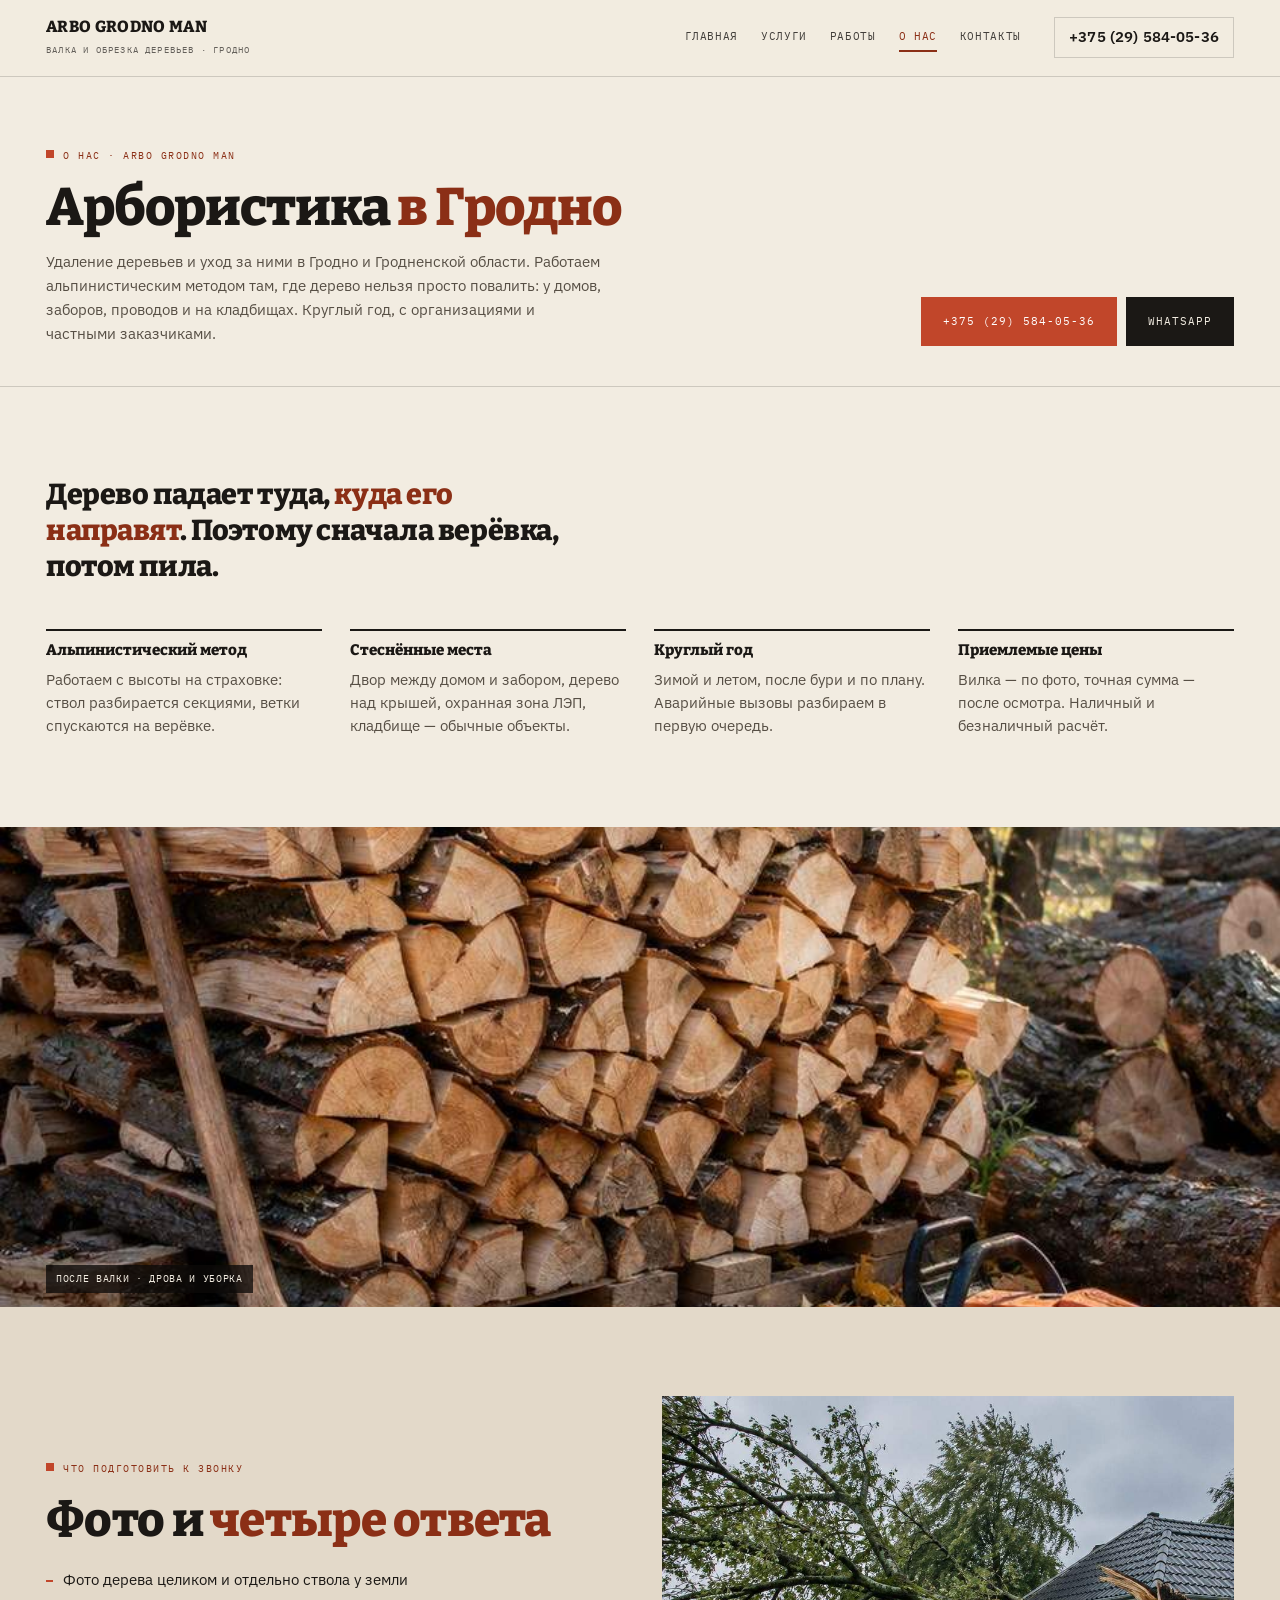
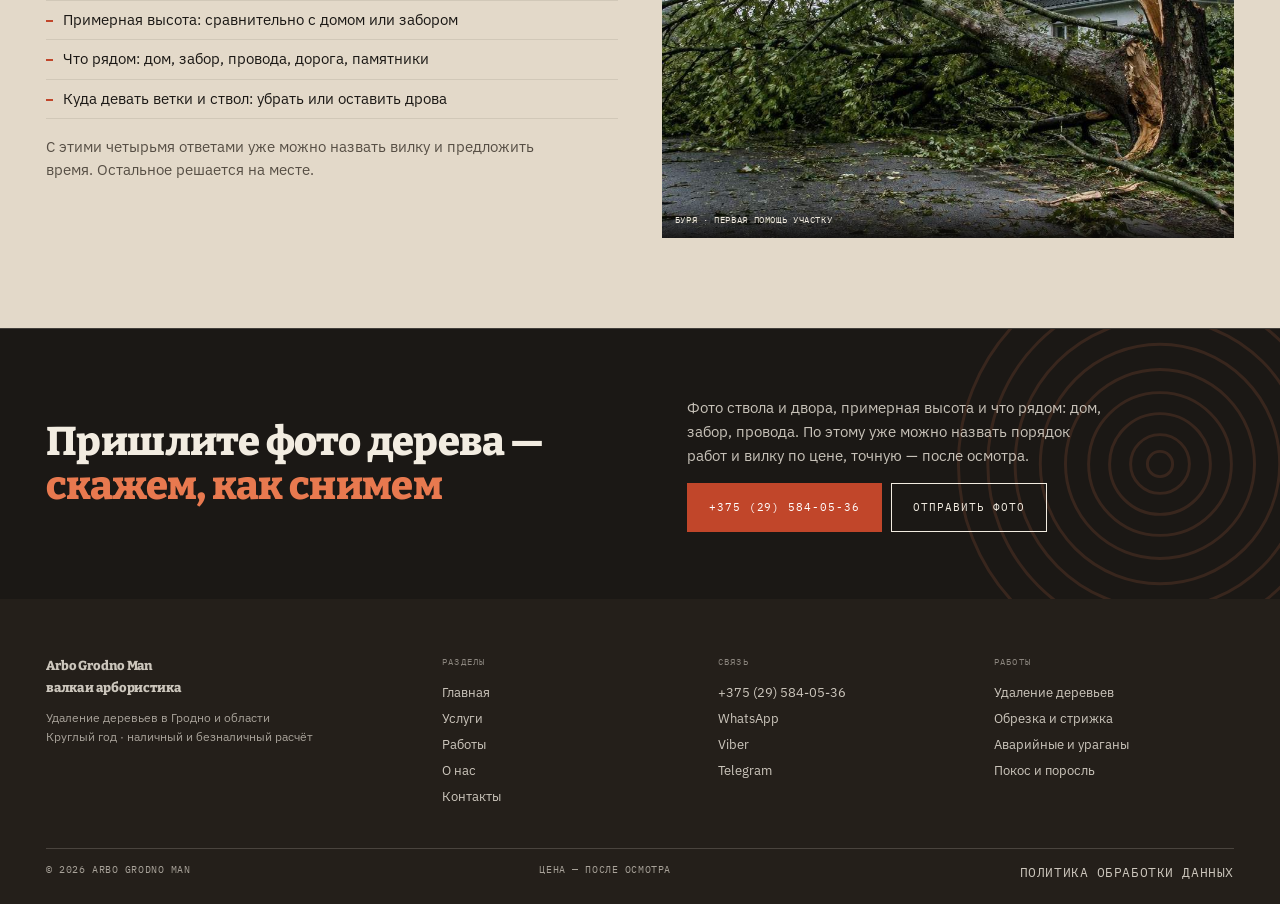
<file: master.html>
<!doctype html>
<html lang="ru">
<head>
<meta charset="utf-8">
<meta name="viewport" content="width=device-width, initial-scale=1">
<title>О нас: Arbo Grodno Man — арбористика в Гродно</title>
<meta name="description" content="Arbo Grodno Man: удаление деревьев и уход за ними в Гродно и области. Альпинистический метод, работа в стеснённых местах, круглый год, наличный и безналичный расчёт.">
<link rel="canonical" href="https://romjjjke.github.io/arbo-grodno/master.html">
<meta property="og:type" content="website">
<meta property="og:title" content="О нас: Arbo Grodno Man — арбористика в Гродно">
<meta property="og:description" content="Arbo Grodno Man: удаление деревьев и уход за ними в Гродно и области. Альпинистический метод, работа в стеснённых местах, круглый год, наличный и безналичный расчёт.">
<meta property="og:locale" content="ru_BY">
<meta property="og:url" content="https://romjjjke.github.io/arbo-grodno/master.html">
<meta property="og:image" content="https://romjjjke.github.io/arbo-grodno/assets/img/hero.jpg">
<meta name="theme-color" content="#1B1815">
<link rel="icon" href="favicon.svg" type="image/svg+xml">
<link rel="preconnect" href="https://fonts.googleapis.com">
<link rel="preconnect" href="https://fonts.gstatic.com" crossorigin>
<link href="https://fonts.googleapis.com/css2?family=Bitter:wght@600;700;800&family=IBM+Plex+Sans:wght@400;500;600&family=IBM+Plex+Mono:wght@400;500&display=swap" rel="stylesheet">
<style>[hidden]{display:none!important}*,*::before,*::after{box-sizing:border-box}
html{-webkit-text-size-adjust:100%;overflow-x:clip}
body{margin:0;background:#F2ECE1;color:#1B1815;font:400 17px/1.62 'IBM Plex Sans',system-ui,sans-serif;overflow-x:clip}
img{display:block;max-width:100%;height:auto}
a{color:inherit;text-decoration:none}
h1,h2,h3,p,ul,ol,figure,dl,dd{margin:0}ul,ol{padding:0;list-style:none}
button{font:inherit;color:inherit;background:none;border:0;cursor:pointer}
body.is-locked{overflow:hidden}
.wrap{width:100%;max-width:1340px;margin:0 auto;padding:0 clamp(16px,3.6vw,56px)}
.head{position:fixed;inset:0 0 auto;z-index:60;transition:background .25s,box-shadow .25s}
.head__row{display:flex;align-items:center;gap:clamp(12px,2.6vw,38px);height:76px;max-width:1340px;margin:0 auto;padding:0 clamp(16px,3.6vw,56px);border-bottom:1px solid rgba(242,236,225,.24);color:#F2ECE1}
.brand b{font:800 16px/1 'Bitter',Georgia,serif;letter-spacing:.02em;text-transform:uppercase}
.brand small{display:block;margin-top:4px;font-family:'IBM Plex Mono',monospace;font-size:8.5px;letter-spacing:.14em;text-transform:uppercase;opacity:.66}
.head__tel{display:inline-flex;font:600 14.5px/1 'IBM Plex Sans',sans-serif;padding:12px 14px;border:1px solid rgba(242,236,225,.44);white-space:nowrap}
.head--solid,.head.is-stuck{background:rgba(242,236,225,.97);box-shadow:0 1px 0 rgba(27,24,21,.17)}
.head--solid .head__row,.head.is-stuck .head__row{border-bottom-color:transparent;color:#1B1815}
.head--solid .head__tel,.head.is-stuck .head__tel{border-color:rgba(27,24,21,.17)}
.hero{position:relative;display:flex;flex-direction:column;justify-content:flex-end;min-height:min(96vh,960px);background:#1B1815;color:#F2ECE1;overflow:hidden}
.hero__pic{position:absolute;inset:0}.hero__pic img{width:100%;height:100%;object-fit:cover}
.hero__veil{position:absolute;inset:0;background:linear-gradient(174deg,rgba(16,13,11,.72),rgba(16,13,11,.28) 32%,rgba(16,13,11,.52) 60%,rgba(16,13,11,.95))}
.hero__in{position:relative;z-index:2;width:100%;max-width:1340px;margin:0 auto;padding:140px clamp(16px,3.6vw,56px) clamp(20px,3.2vw,38px)}
.hero h1{margin-top:14px;font:800 clamp(2rem,.9rem + 4.8vw,4.6rem)/1.02 'Bitter',Georgia,serif;letter-spacing:-.02em}
.btn{display:inline-flex;align-items:center;justify-content:center;padding:15px 21px;border:1px solid currentColor;font-family:'IBM Plex Mono',monospace;font-size:11px;letter-spacing:.09em;text-transform:uppercase;cursor:pointer}
.btn--saw{background:#C1462A;border-color:#C1462A;color:#fff}
.btn--ink{background:#1B1815;border-color:#1B1815;color:#F2ECE1}
.btn--paper{background:#F2ECE1;border-color:#F2ECE1;color:#1B1815}
.phead{padding:clamp(38px,5vw,80px) 0 clamp(22px,3.2vw,40px);border-bottom:1px solid rgba(27,24,21,.17)}
.inner{padding-top:76px}
.drawer{position:fixed;inset:0;z-index:90;background:#1B1815;color:#F2ECE1;display:flex;flex-direction:column;padding:18px clamp(16px,3.6vw,56px) 24px;overflow-y:auto}
.mobbar{display:none}
.foot{background:#241F1A;color:#F2ECE1;padding:clamp(32px,4.4vw,62px) 0 20px}
@media (max-width:1180px){.nav{display:none}.burger{display:flex}}
@media (max-width:760px){
  body{padding-bottom:calc(66px + env(safe-area-inset-bottom))}
  .head__tel{display:none}
  .mobbar{display:grid;grid-template-columns:repeat(4,minmax(0,1fr));gap:6px;position:fixed;left:0;right:0;bottom:0;z-index:70;background:rgba(27,24,21,.98);border-top:1px solid rgba(242,236,225,.2);padding:8px 10px calc(8px + env(safe-area-inset-bottom))}
  .mobbar__b{display:flex;align-items:center;justify-content:center;min-height:46px;font-family:'IBM Plex Mono',monospace;font-size:9px;letter-spacing:.02em;text-transform:uppercase;text-align:center;border:1px solid rgba(242,236,225,.28);color:#F2ECE1}
  .mobbar__b--call{background:#C1462A;border-color:#C1462A;color:#fff}
}</style>
<link rel="stylesheet" href="assets/css/style.v1.css">
<script type="application/ld+json">{"@context": "https://schema.org", "@type": "LocalBusiness", "name": "Arbo Grodno Man — удаление деревьев в Гродно", "description": "Удаление деревьев любой сложности альпинистическим методом, арбористика, обрезка деревьев и стрижка кустов, устранение последствий ураганов, работа у ЛЭП и на кладбищах, покос травы, распиловка дров. Гродно и Гродненская область.", "telephone": "+375295840536", "url": "https://romjjjke.github.io/arbo-grodno/", "image": "https://romjjjke.github.io/arbo-grodno/assets/img/hero.jpg", "address": {"@type": "PostalAddress", "addressLocality": "Гродно", "addressRegion": "Гродненская область", "addressCountry": "BY"}, "areaServed": "Гродно и Гродненская область", "priceRange": "по расчёту"}</script>
</head>
<body class="inner">
<header class="head head--solid">
  <div class="head__row">
    <a class="brand" href="index.html"><b>Arbo Grodno Man</b><small>валка и обрезка деревьев · Гродно</small></a>
    <nav class="nav" aria-label="Разделы"><a href="index.html">Главная</a><a href="uslugi.html">Услуги</a><a href="raboty.html">Работы</a><a href="master.html" class="nav__cur">О нас</a><a href="kontakty.html">Контакты</a></nav>
    <a class="head__tel" href="tel:+375295840536">+375 (29) 584-05-36</a>
    <button class="burger" id="burger" type="button" aria-expanded="false" aria-controls="drawer" aria-label="Меню"><span></span><span></span><span></span></button>
  </div>
</header>

<section class="phead">
  <div class="wrap">
    <p class="kick">О нас · Arbo Grodno Man</p>
    <div class="phead__row">
      <div>
        <h1>Арбористика <em>в Гродно</em></h1>
        <p class="phead__lead">Удаление деревьев и уход за ними в Гродно и Гродненской области. Работаем альпинистическим методом там, где дерево нельзя просто повалить: у домов, заборов, проводов и на кладбищах. Круглый год, с организациями и частными заказчиками.</p>
      </div>
      <div class="phead__act">
        <a class="btn btn--saw" href="tel:+375295840536">+375 (29) 584-05-36</a>
        <a class="btn btn--ink" href="https://wa.me/375295840536" target="_blank" rel="noopener">WhatsApp</a>
      </div>
    </div>
  </div>
</section>

<section class="sec">
  <div class="wrap">
    <p class="quote">Дерево падает туда, <em>куда его направят</em>. Поэтому сначала верёвка, потом пила.</p>
    <div class="manifest">
      <div class="rv"><h3>Альпинистический метод</h3><p>Работаем с высоты на страховке: ствол разбирается секциями, ветки спускаются на верёвке.</p></div>
      <div class="rv"><h3>Стеснённые места</h3><p>Двор между домом и забором, дерево над крышей, охранная зона ЛЭП, кладбище — обычные объекты.</p></div>
      <div class="rv"><h3>Круглый год</h3><p>Зимой и летом, после бури и по плану. Аварийные вызовы разбираем в первую очередь.</p></div>
      <div class="rv"><h3>Приемлемые цены</h3><p>Вилка — по фото, точная сумма — после осмотра. Наличный и безналичный расчёт.</p></div>
    </div>
  </div>
</section>

<div class="band">
  <img src="assets/img/wood.jpg" alt="Дрова и распиловка после валки" loading="lazy">
  <span class="band__cap">После валки · дрова и уборка</span>
</div>

<section class="sec sec--p2">
  <div class="wrap split">
    <div>
      <p class="kick">Что подготовить к звонку</p>
      <h2 class="h2">Фото и <em>четыре ответа</em></h2>
      <ul class="list" style="grid-template-columns:1fr">
        <li>Фото дерева целиком и отдельно ствола у земли</li>
        <li>Примерная высота: сравнительно с домом или забором</li>
        <li>Что рядом: дом, забор, провода, дорога, памятники</li>
        <li>Куда девать ветки и ствол: убрать или оставить дрова</li>
      </ul>
      <p style="margin-top:16px;font-size:14.5px;line-height:1.6;color:var(--mute);max-width:56ch">С этими четырьмя ответами уже можно назвать вилку и предложить время. Остальное решается на месте.</p>
    </div>
    <figure class="split__pic">
      <img src="assets/img/storm.jpg" alt="Последствия бури: упавшее дерево" loading="lazy">
      <figcaption>Буря · первая помощь участку</figcaption>
    </figure>
  </div>
</section>
<section class="cta">
  <svg class="cta__rings" viewBox="0 0 200 200" aria-hidden="true"><g fill="none" stroke="#E8794F" stroke-width="1.4"><circle cx="100" cy="100" r="96"/><circle cx="100" cy="100" r="82"/><circle cx="100" cy="100" r="69"/><circle cx="100" cy="100" r="57"/><circle cx="100" cy="100" r="45"/><circle cx="100" cy="100" r="34"/><circle cx="100" cy="100" r="24"/><circle cx="100" cy="100" r="14"/><circle cx="100" cy="100" r="6"/></g></svg>
  <div class="wrap cta__in">
    <h2>Пришлите фото дерева — <em>скажем, как снимем</em></h2>
    <div class="cta__side">
      <p>Фото ствола и двора, примерная высота и что рядом: дом, забор, провода. По этому уже можно назвать порядок работ и вилку по цене, точную — после осмотра.</p>
      <div class="cta__act">
        <a class="btn btn--saw" href="tel:+375295840536">+375 (29) 584-05-36</a>
        <a class="btn btn--ghost" href="https://wa.me/375295840536" target="_blank" rel="noopener">Отправить фото</a>
      </div>
    </div>
  </div>
</section>
<footer class="foot">
  <div class="wrap">
    <div class="foot__grid">
      <div>
        <p class="foot__brand">Arbo Grodno Man<br>валка и арбористика</p>
        <p class="foot__small">Удаление деревьев в Гродно и области<br>Круглый год · наличный и безналичный расчёт</p>
      </div>
      <div class="foot__col">
        <div class="foot__h">Разделы</div>
        <a href="index.html">Главная</a><a href="uslugi.html">Услуги</a><a href="raboty.html">Работы</a><a href="master.html">О нас</a><a href="kontakty.html">Контакты</a>
      </div>
      <div class="foot__col">
        <div class="foot__h">Связь</div>
        <a href="tel:+375295840536">+375 (29) 584-05-36</a>
        <a href="https://wa.me/375295840536" target="_blank" rel="noopener">WhatsApp</a>
        <a href="viber://chat?number=%2B375295840536">Viber</a>
        <a href="https://t.me/+375295840536" target="_blank" rel="noopener">Telegram</a>
      </div>
      <div class="foot__col">
        <div class="foot__h">Работы</div>
        <a href="uslugi.html">Удаление деревьев</a>
        <a href="uslugi.html#u2">Обрезка и стрижка</a>
        <a href="uslugi.html#u3">Аварийные и ураганы</a>
        <a href="uslugi.html#u5">Покос и поросль</a>
      </div>
    </div>
    <div class="foot__bottom">
      <span>&copy; 2026 Arbo Grodno Man</span>
      <span>Цена — после осмотра</span>
      <a href="politika.html">Политика обработки данных</a>
    </div>
  </div>
</footer>
<div class="drawer" id="drawer" hidden>
  <div class="drawer__top">
    <a class="brand" href="index.html"><b>Arbo Grodno Man</b><small>валка и обрезка деревьев · Гродно</small></a>
    <button class="drawer__close" id="drawer-close" type="button" aria-label="Закрыть меню">&times;</button>
  </div>
  <nav class="drawer__nav" aria-label="Мобильная навигация"><a href="index.html">Главная<span>01</span></a><a href="uslugi.html">Услуги<span>02</span></a><a href="raboty.html">Работы<span>03</span></a><a href="master.html">О нас<span>04</span></a><a href="kontakty.html">Контакты<span>05</span></a></nav>
  <div class="drawer__meta">
    <a href="tel:+375295840536">+375 (29) 584-05-36</a>
    <p>Гродно и Гродненская область · круглый год</p>
    <div class="msg">
          <a class="btn btn--saw" href="https://wa.me/375295840536" target="_blank" rel="noopener">WhatsApp</a>
          <a class="btn btn--ghost" href="viber://chat?number=%2B375295840536">Viber</a>
          <a class="btn btn--ghost" href="https://t.me/+375295840536" target="_blank" rel="noopener">Telegram</a>
        </div>
  </div>
</div>
<nav class="mobbar" aria-label="Быстрая связь">
  <a class="mobbar__b mobbar__b--call" href="tel:+375295840536">Позвонить</a>
  <a class="mobbar__b" href="https://wa.me/375295840536" target="_blank" rel="noopener">WhatsApp</a>
  <a class="mobbar__b" href="viber://chat?number=%2B375295840536">Viber</a>
  <a class="mobbar__b" href="https://t.me/+375295840536" target="_blank" rel="noopener">Telegram</a>
</nav>
<script src="assets/js/main.v1.js" defer></script>
</body>
</html>
</file>
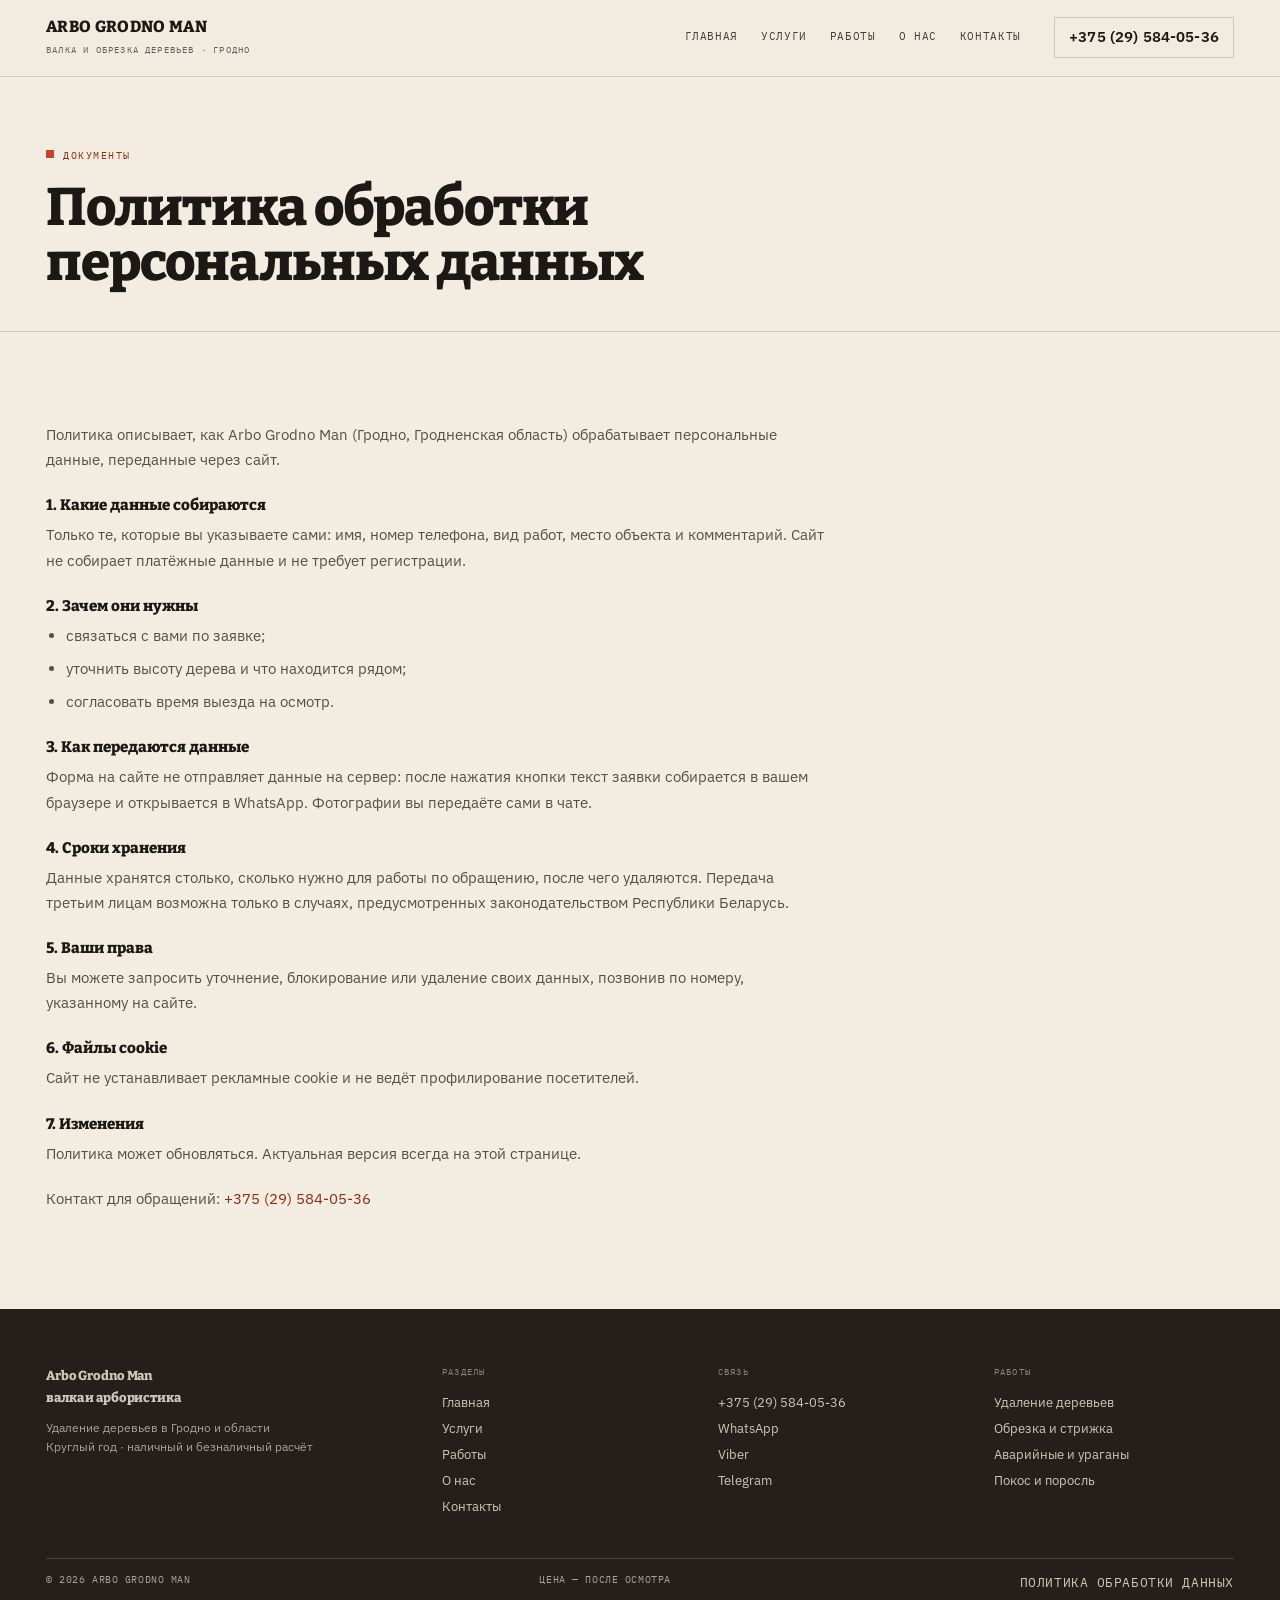
<file: politika.html>
<!doctype html>
<html lang="ru">
<head>
<meta charset="utf-8">
<meta name="viewport" content="width=device-width, initial-scale=1">
<title>Политика обработки персональных данных — Arbo Grodno Man</title>
<meta name="description" content="Как обрабатываются персональные данные посетителей сайта: какие данные собираются, зачем, как передаются и как их удалить.">
<link rel="canonical" href="https://romjjjke.github.io/arbo-grodno/politika.html">
<meta property="og:type" content="website">
<meta property="og:title" content="Политика обработки персональных данных — Arbo Grodno Man">
<meta property="og:description" content="Как обрабатываются персональные данные посетителей сайта: какие данные собираются, зачем, как передаются и как их удалить.">
<meta property="og:locale" content="ru_BY">
<meta property="og:url" content="https://romjjjke.github.io/arbo-grodno/politika.html">
<meta property="og:image" content="https://romjjjke.github.io/arbo-grodno/assets/img/hero.jpg">
<meta name="theme-color" content="#1B1815">
<link rel="icon" href="favicon.svg" type="image/svg+xml">
<link rel="preconnect" href="https://fonts.googleapis.com">
<link rel="preconnect" href="https://fonts.gstatic.com" crossorigin>
<link href="https://fonts.googleapis.com/css2?family=Bitter:wght@600;700;800&family=IBM+Plex+Sans:wght@400;500;600&family=IBM+Plex+Mono:wght@400;500&display=swap" rel="stylesheet">
<style>[hidden]{display:none!important}*,*::before,*::after{box-sizing:border-box}
html{-webkit-text-size-adjust:100%;overflow-x:clip}
body{margin:0;background:#F2ECE1;color:#1B1815;font:400 17px/1.62 'IBM Plex Sans',system-ui,sans-serif;overflow-x:clip}
img{display:block;max-width:100%;height:auto}
a{color:inherit;text-decoration:none}
h1,h2,h3,p,ul,ol,figure,dl,dd{margin:0}ul,ol{padding:0;list-style:none}
button{font:inherit;color:inherit;background:none;border:0;cursor:pointer}
body.is-locked{overflow:hidden}
.wrap{width:100%;max-width:1340px;margin:0 auto;padding:0 clamp(16px,3.6vw,56px)}
.head{position:fixed;inset:0 0 auto;z-index:60;transition:background .25s,box-shadow .25s}
.head__row{display:flex;align-items:center;gap:clamp(12px,2.6vw,38px);height:76px;max-width:1340px;margin:0 auto;padding:0 clamp(16px,3.6vw,56px);border-bottom:1px solid rgba(242,236,225,.24);color:#F2ECE1}
.brand b{font:800 16px/1 'Bitter',Georgia,serif;letter-spacing:.02em;text-transform:uppercase}
.brand small{display:block;margin-top:4px;font-family:'IBM Plex Mono',monospace;font-size:8.5px;letter-spacing:.14em;text-transform:uppercase;opacity:.66}
.head__tel{display:inline-flex;font:600 14.5px/1 'IBM Plex Sans',sans-serif;padding:12px 14px;border:1px solid rgba(242,236,225,.44);white-space:nowrap}
.head--solid,.head.is-stuck{background:rgba(242,236,225,.97);box-shadow:0 1px 0 rgba(27,24,21,.17)}
.head--solid .head__row,.head.is-stuck .head__row{border-bottom-color:transparent;color:#1B1815}
.head--solid .head__tel,.head.is-stuck .head__tel{border-color:rgba(27,24,21,.17)}
.hero{position:relative;display:flex;flex-direction:column;justify-content:flex-end;min-height:min(96vh,960px);background:#1B1815;color:#F2ECE1;overflow:hidden}
.hero__pic{position:absolute;inset:0}.hero__pic img{width:100%;height:100%;object-fit:cover}
.hero__veil{position:absolute;inset:0;background:linear-gradient(174deg,rgba(16,13,11,.72),rgba(16,13,11,.28) 32%,rgba(16,13,11,.52) 60%,rgba(16,13,11,.95))}
.hero__in{position:relative;z-index:2;width:100%;max-width:1340px;margin:0 auto;padding:140px clamp(16px,3.6vw,56px) clamp(20px,3.2vw,38px)}
.hero h1{margin-top:14px;font:800 clamp(2rem,.9rem + 4.8vw,4.6rem)/1.02 'Bitter',Georgia,serif;letter-spacing:-.02em}
.btn{display:inline-flex;align-items:center;justify-content:center;padding:15px 21px;border:1px solid currentColor;font-family:'IBM Plex Mono',monospace;font-size:11px;letter-spacing:.09em;text-transform:uppercase;cursor:pointer}
.btn--saw{background:#C1462A;border-color:#C1462A;color:#fff}
.btn--ink{background:#1B1815;border-color:#1B1815;color:#F2ECE1}
.btn--paper{background:#F2ECE1;border-color:#F2ECE1;color:#1B1815}
.phead{padding:clamp(38px,5vw,80px) 0 clamp(22px,3.2vw,40px);border-bottom:1px solid rgba(27,24,21,.17)}
.inner{padding-top:76px}
.drawer{position:fixed;inset:0;z-index:90;background:#1B1815;color:#F2ECE1;display:flex;flex-direction:column;padding:18px clamp(16px,3.6vw,56px) 24px;overflow-y:auto}
.mobbar{display:none}
.foot{background:#241F1A;color:#F2ECE1;padding:clamp(32px,4.4vw,62px) 0 20px}
@media (max-width:1180px){.nav{display:none}.burger{display:flex}}
@media (max-width:760px){
  body{padding-bottom:calc(66px + env(safe-area-inset-bottom))}
  .head__tel{display:none}
  .mobbar{display:grid;grid-template-columns:repeat(4,minmax(0,1fr));gap:6px;position:fixed;left:0;right:0;bottom:0;z-index:70;background:rgba(27,24,21,.98);border-top:1px solid rgba(242,236,225,.2);padding:8px 10px calc(8px + env(safe-area-inset-bottom))}
  .mobbar__b{display:flex;align-items:center;justify-content:center;min-height:46px;font-family:'IBM Plex Mono',monospace;font-size:9px;letter-spacing:.02em;text-transform:uppercase;text-align:center;border:1px solid rgba(242,236,225,.28);color:#F2ECE1}
  .mobbar__b--call{background:#C1462A;border-color:#C1462A;color:#fff}
}</style>
<link rel="stylesheet" href="assets/css/style.v1.css">
<script type="application/ld+json">{"@context": "https://schema.org", "@type": "LocalBusiness", "name": "Arbo Grodno Man — удаление деревьев в Гродно", "description": "Удаление деревьев любой сложности альпинистическим методом, арбористика, обрезка деревьев и стрижка кустов, устранение последствий ураганов, работа у ЛЭП и на кладбищах, покос травы, распиловка дров. Гродно и Гродненская область.", "telephone": "+375295840536", "url": "https://romjjjke.github.io/arbo-grodno/", "image": "https://romjjjke.github.io/arbo-grodno/assets/img/hero.jpg", "address": {"@type": "PostalAddress", "addressLocality": "Гродно", "addressRegion": "Гродненская область", "addressCountry": "BY"}, "areaServed": "Гродно и Гродненская область", "priceRange": "по расчёту"}</script>
</head>
<body class="inner">
<header class="head head--solid">
  <div class="head__row">
    <a class="brand" href="index.html"><b>Arbo Grodno Man</b><small>валка и обрезка деревьев · Гродно</small></a>
    <nav class="nav" aria-label="Разделы"><a href="index.html">Главная</a><a href="uslugi.html">Услуги</a><a href="raboty.html">Работы</a><a href="master.html">О нас</a><a href="kontakty.html">Контакты</a></nav>
    <a class="head__tel" href="tel:+375295840536">+375 (29) 584-05-36</a>
    <button class="burger" id="burger" type="button" aria-expanded="false" aria-controls="drawer" aria-label="Меню"><span></span><span></span><span></span></button>
  </div>
</header>

<section class="phead">
  <div class="wrap">
    <p class="kick">Документы</p>
    <h1>Политика обработки<br>персональных данных</h1>
  </div>
</section>

<section class="sec">
  <div class="wrap">
    <div class="legal">
      <p>Политика описывает, как Arbo Grodno Man (Гродно, Гродненская область) обрабатывает персональные данные, переданные через сайт.</p>
      <h2>1. Какие данные собираются</h2>
      <p>Только те, которые вы указываете сами: имя, номер телефона, вид работ, место объекта и комментарий. Сайт не собирает платёжные данные и не требует регистрации.</p>
      <h2>2. Зачем они нужны</h2>
      <ul>
        <li>связаться с вами по заявке;</li>
        <li>уточнить высоту дерева и что находится рядом;</li>
        <li>согласовать время выезда на осмотр.</li>
      </ul>
      <h2>3. Как передаются данные</h2>
      <p>Форма на сайте не отправляет данные на сервер: после нажатия кнопки текст заявки собирается в вашем браузере и открывается в WhatsApp. Фотографии вы передаёте сами в чате.</p>
      <h2>4. Сроки хранения</h2>
      <p>Данные хранятся столько, сколько нужно для работы по обращению, после чего удаляются. Передача третьим лицам возможна только в случаях, предусмотренных законодательством Республики Беларусь.</p>
      <h2>5. Ваши права</h2>
      <p>Вы можете запросить уточнение, блокирование или удаление своих данных, позвонив по номеру, указанному на сайте.</p>
      <h2>6. Файлы cookie</h2>
      <p>Сайт не устанавливает рекламные cookie и не ведёт профилирование посетителей.</p>
      <h2>7. Изменения</h2>
      <p>Политика может обновляться. Актуальная версия всегда на этой странице.</p>
      <p style="margin-top:20px">Контакт для обращений: <a href="tel:+375295840536" style="color:var(--saw-d)">+375 (29) 584-05-36</a></p>
    </div>
  </div>
</section>
<footer class="foot">
  <div class="wrap">
    <div class="foot__grid">
      <div>
        <p class="foot__brand">Arbo Grodno Man<br>валка и арбористика</p>
        <p class="foot__small">Удаление деревьев в Гродно и области<br>Круглый год · наличный и безналичный расчёт</p>
      </div>
      <div class="foot__col">
        <div class="foot__h">Разделы</div>
        <a href="index.html">Главная</a><a href="uslugi.html">Услуги</a><a href="raboty.html">Работы</a><a href="master.html">О нас</a><a href="kontakty.html">Контакты</a>
      </div>
      <div class="foot__col">
        <div class="foot__h">Связь</div>
        <a href="tel:+375295840536">+375 (29) 584-05-36</a>
        <a href="https://wa.me/375295840536" target="_blank" rel="noopener">WhatsApp</a>
        <a href="viber://chat?number=%2B375295840536">Viber</a>
        <a href="https://t.me/+375295840536" target="_blank" rel="noopener">Telegram</a>
      </div>
      <div class="foot__col">
        <div class="foot__h">Работы</div>
        <a href="uslugi.html">Удаление деревьев</a>
        <a href="uslugi.html#u2">Обрезка и стрижка</a>
        <a href="uslugi.html#u3">Аварийные и ураганы</a>
        <a href="uslugi.html#u5">Покос и поросль</a>
      </div>
    </div>
    <div class="foot__bottom">
      <span>&copy; 2026 Arbo Grodno Man</span>
      <span>Цена — после осмотра</span>
      <a href="politika.html">Политика обработки данных</a>
    </div>
  </div>
</footer>
<div class="drawer" id="drawer" hidden>
  <div class="drawer__top">
    <a class="brand" href="index.html"><b>Arbo Grodno Man</b><small>валка и обрезка деревьев · Гродно</small></a>
    <button class="drawer__close" id="drawer-close" type="button" aria-label="Закрыть меню">&times;</button>
  </div>
  <nav class="drawer__nav" aria-label="Мобильная навигация"><a href="index.html">Главная<span>01</span></a><a href="uslugi.html">Услуги<span>02</span></a><a href="raboty.html">Работы<span>03</span></a><a href="master.html">О нас<span>04</span></a><a href="kontakty.html">Контакты<span>05</span></a></nav>
  <div class="drawer__meta">
    <a href="tel:+375295840536">+375 (29) 584-05-36</a>
    <p>Гродно и Гродненская область · круглый год</p>
    <div class="msg">
          <a class="btn btn--saw" href="https://wa.me/375295840536" target="_blank" rel="noopener">WhatsApp</a>
          <a class="btn btn--ghost" href="viber://chat?number=%2B375295840536">Viber</a>
          <a class="btn btn--ghost" href="https://t.me/+375295840536" target="_blank" rel="noopener">Telegram</a>
        </div>
  </div>
</div>
<nav class="mobbar" aria-label="Быстрая связь">
  <a class="mobbar__b mobbar__b--call" href="tel:+375295840536">Позвонить</a>
  <a class="mobbar__b" href="https://wa.me/375295840536" target="_blank" rel="noopener">WhatsApp</a>
  <a class="mobbar__b" href="viber://chat?number=%2B375295840536">Viber</a>
  <a class="mobbar__b" href="https://t.me/+375295840536" target="_blank" rel="noopener">Telegram</a>
</nav>
<script src="assets/js/main.v1.js" defer></script>
</body>
</html>
</file>
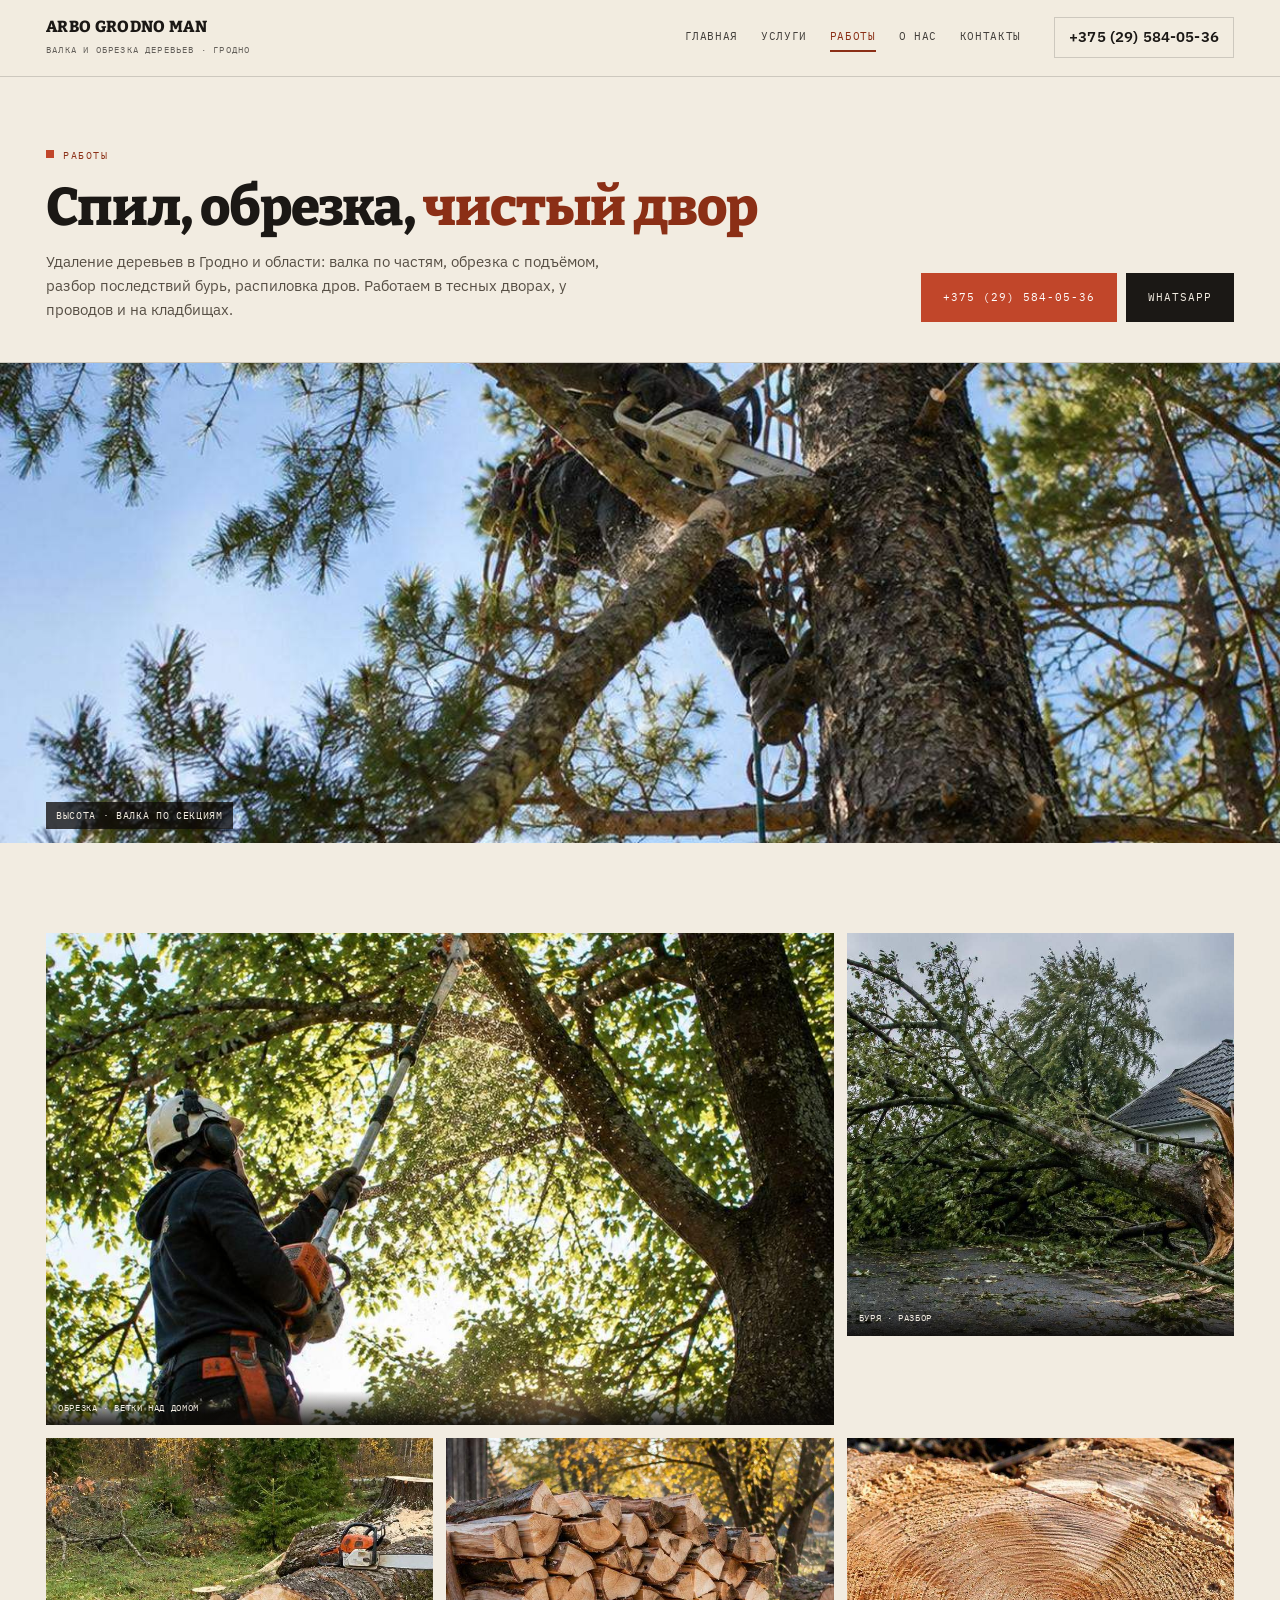
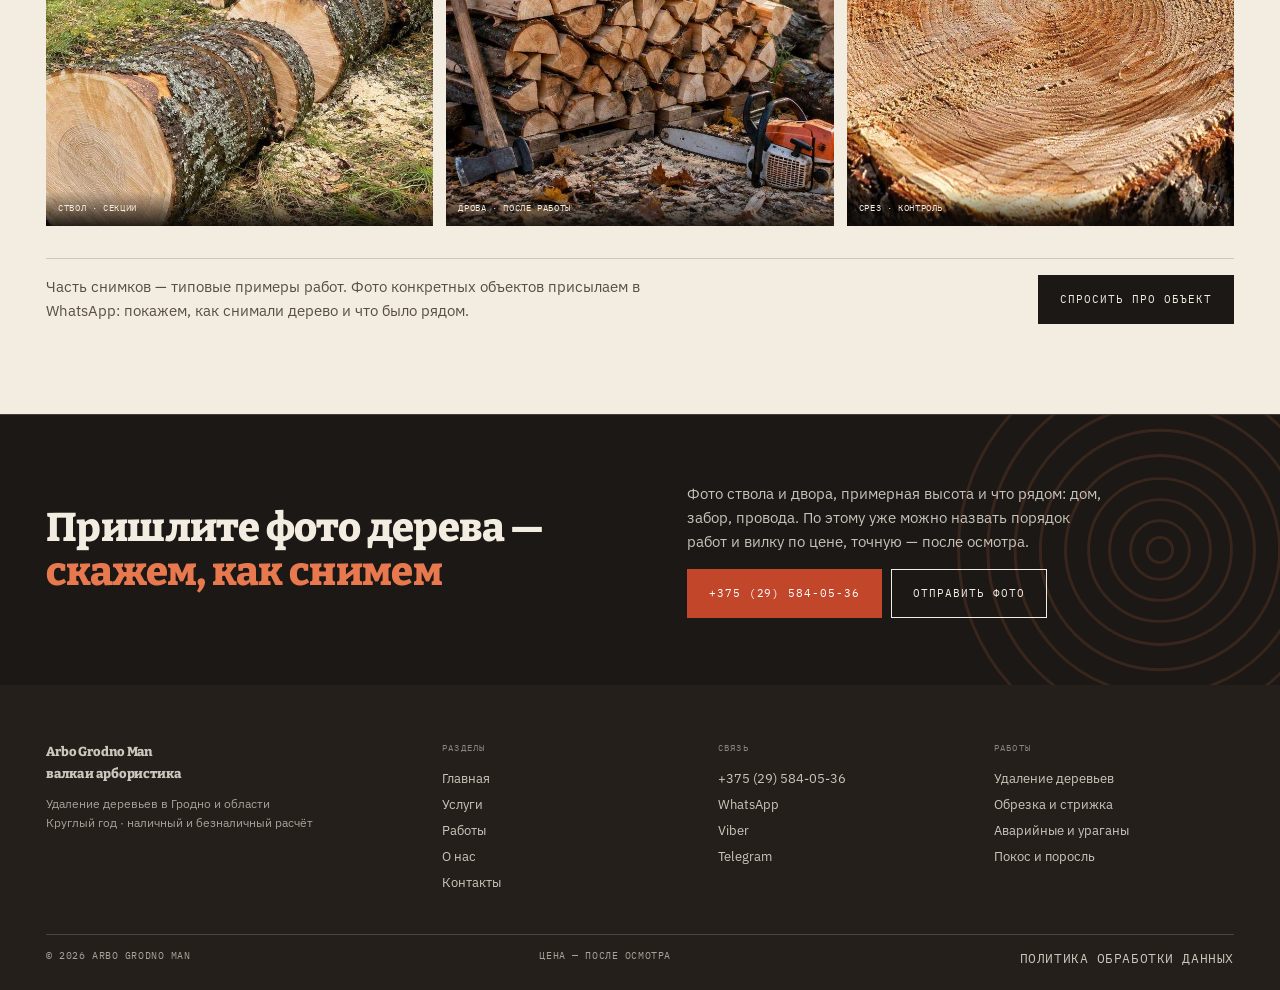
<file: raboty.html>
<!doctype html>
<html lang="ru">
<head>
<meta charset="utf-8">
<meta name="viewport" content="width=device-width, initial-scale=1">
<title>Работы: спил и обрезка деревьев в Гродно</title>
<meta name="description" content="Примеры работ: валка по секциям на верёвках, обрезка веток над домом, разбор упавших деревьев после бури, распиловка дров. Гродно и Гродненская область.">
<link rel="canonical" href="https://romjjjke.github.io/arbo-grodno/raboty.html">
<meta property="og:type" content="website">
<meta property="og:title" content="Работы: спил и обрезка деревьев в Гродно">
<meta property="og:description" content="Примеры работ: валка по секциям на верёвках, обрезка веток над домом, разбор упавших деревьев после бури, распиловка дров. Гродно и Гродненская область.">
<meta property="og:locale" content="ru_BY">
<meta property="og:url" content="https://romjjjke.github.io/arbo-grodno/raboty.html">
<meta property="og:image" content="https://romjjjke.github.io/arbo-grodno/assets/img/hero.jpg">
<meta name="theme-color" content="#1B1815">
<link rel="icon" href="favicon.svg" type="image/svg+xml">
<link rel="preconnect" href="https://fonts.googleapis.com">
<link rel="preconnect" href="https://fonts.gstatic.com" crossorigin>
<link href="https://fonts.googleapis.com/css2?family=Bitter:wght@600;700;800&family=IBM+Plex+Sans:wght@400;500;600&family=IBM+Plex+Mono:wght@400;500&display=swap" rel="stylesheet">
<style>[hidden]{display:none!important}*,*::before,*::after{box-sizing:border-box}
html{-webkit-text-size-adjust:100%;overflow-x:clip}
body{margin:0;background:#F2ECE1;color:#1B1815;font:400 17px/1.62 'IBM Plex Sans',system-ui,sans-serif;overflow-x:clip}
img{display:block;max-width:100%;height:auto}
a{color:inherit;text-decoration:none}
h1,h2,h3,p,ul,ol,figure,dl,dd{margin:0}ul,ol{padding:0;list-style:none}
button{font:inherit;color:inherit;background:none;border:0;cursor:pointer}
body.is-locked{overflow:hidden}
.wrap{width:100%;max-width:1340px;margin:0 auto;padding:0 clamp(16px,3.6vw,56px)}
.head{position:fixed;inset:0 0 auto;z-index:60;transition:background .25s,box-shadow .25s}
.head__row{display:flex;align-items:center;gap:clamp(12px,2.6vw,38px);height:76px;max-width:1340px;margin:0 auto;padding:0 clamp(16px,3.6vw,56px);border-bottom:1px solid rgba(242,236,225,.24);color:#F2ECE1}
.brand b{font:800 16px/1 'Bitter',Georgia,serif;letter-spacing:.02em;text-transform:uppercase}
.brand small{display:block;margin-top:4px;font-family:'IBM Plex Mono',monospace;font-size:8.5px;letter-spacing:.14em;text-transform:uppercase;opacity:.66}
.head__tel{display:inline-flex;font:600 14.5px/1 'IBM Plex Sans',sans-serif;padding:12px 14px;border:1px solid rgba(242,236,225,.44);white-space:nowrap}
.head--solid,.head.is-stuck{background:rgba(242,236,225,.97);box-shadow:0 1px 0 rgba(27,24,21,.17)}
.head--solid .head__row,.head.is-stuck .head__row{border-bottom-color:transparent;color:#1B1815}
.head--solid .head__tel,.head.is-stuck .head__tel{border-color:rgba(27,24,21,.17)}
.hero{position:relative;display:flex;flex-direction:column;justify-content:flex-end;min-height:min(96vh,960px);background:#1B1815;color:#F2ECE1;overflow:hidden}
.hero__pic{position:absolute;inset:0}.hero__pic img{width:100%;height:100%;object-fit:cover}
.hero__veil{position:absolute;inset:0;background:linear-gradient(174deg,rgba(16,13,11,.72),rgba(16,13,11,.28) 32%,rgba(16,13,11,.52) 60%,rgba(16,13,11,.95))}
.hero__in{position:relative;z-index:2;width:100%;max-width:1340px;margin:0 auto;padding:140px clamp(16px,3.6vw,56px) clamp(20px,3.2vw,38px)}
.hero h1{margin-top:14px;font:800 clamp(2rem,.9rem + 4.8vw,4.6rem)/1.02 'Bitter',Georgia,serif;letter-spacing:-.02em}
.btn{display:inline-flex;align-items:center;justify-content:center;padding:15px 21px;border:1px solid currentColor;font-family:'IBM Plex Mono',monospace;font-size:11px;letter-spacing:.09em;text-transform:uppercase;cursor:pointer}
.btn--saw{background:#C1462A;border-color:#C1462A;color:#fff}
.btn--ink{background:#1B1815;border-color:#1B1815;color:#F2ECE1}
.btn--paper{background:#F2ECE1;border-color:#F2ECE1;color:#1B1815}
.phead{padding:clamp(38px,5vw,80px) 0 clamp(22px,3.2vw,40px);border-bottom:1px solid rgba(27,24,21,.17)}
.inner{padding-top:76px}
.drawer{position:fixed;inset:0;z-index:90;background:#1B1815;color:#F2ECE1;display:flex;flex-direction:column;padding:18px clamp(16px,3.6vw,56px) 24px;overflow-y:auto}
.mobbar{display:none}
.foot{background:#241F1A;color:#F2ECE1;padding:clamp(32px,4.4vw,62px) 0 20px}
@media (max-width:1180px){.nav{display:none}.burger{display:flex}}
@media (max-width:760px){
  body{padding-bottom:calc(66px + env(safe-area-inset-bottom))}
  .head__tel{display:none}
  .mobbar{display:grid;grid-template-columns:repeat(4,minmax(0,1fr));gap:6px;position:fixed;left:0;right:0;bottom:0;z-index:70;background:rgba(27,24,21,.98);border-top:1px solid rgba(242,236,225,.2);padding:8px 10px calc(8px + env(safe-area-inset-bottom))}
  .mobbar__b{display:flex;align-items:center;justify-content:center;min-height:46px;font-family:'IBM Plex Mono',monospace;font-size:9px;letter-spacing:.02em;text-transform:uppercase;text-align:center;border:1px solid rgba(242,236,225,.28);color:#F2ECE1}
  .mobbar__b--call{background:#C1462A;border-color:#C1462A;color:#fff}
}</style>
<link rel="stylesheet" href="assets/css/style.v1.css">
<script type="application/ld+json">{"@context": "https://schema.org", "@type": "LocalBusiness", "name": "Arbo Grodno Man — удаление деревьев в Гродно", "description": "Удаление деревьев любой сложности альпинистическим методом, арбористика, обрезка деревьев и стрижка кустов, устранение последствий ураганов, работа у ЛЭП и на кладбищах, покос травы, распиловка дров. Гродно и Гродненская область.", "telephone": "+375295840536", "url": "https://romjjjke.github.io/arbo-grodno/", "image": "https://romjjjke.github.io/arbo-grodno/assets/img/hero.jpg", "address": {"@type": "PostalAddress", "addressLocality": "Гродно", "addressRegion": "Гродненская область", "addressCountry": "BY"}, "areaServed": "Гродно и Гродненская область", "priceRange": "по расчёту"}</script>
</head>
<body class="inner">
<header class="head head--solid">
  <div class="head__row">
    <a class="brand" href="index.html"><b>Arbo Grodno Man</b><small>валка и обрезка деревьев · Гродно</small></a>
    <nav class="nav" aria-label="Разделы"><a href="index.html">Главная</a><a href="uslugi.html">Услуги</a><a href="raboty.html" class="nav__cur">Работы</a><a href="master.html">О нас</a><a href="kontakty.html">Контакты</a></nav>
    <a class="head__tel" href="tel:+375295840536">+375 (29) 584-05-36</a>
    <button class="burger" id="burger" type="button" aria-expanded="false" aria-controls="drawer" aria-label="Меню"><span></span><span></span><span></span></button>
  </div>
</header>

<section class="phead">
  <div class="wrap">
    <p class="kick">Работы</p>
    <div class="phead__row">
      <div>
        <h1>Спил, обрезка, <em>чистый двор</em></h1>
        <p class="phead__lead">Удаление деревьев в Гродно и области: валка по частям, обрезка с подъёмом, разбор последствий бурь, распиловка дров. Работаем в тесных дворах, у проводов и на кладбищах.</p>
      </div>
      <div class="phead__act">
        <a class="btn btn--saw" href="tel:+375295840536">+375 (29) 584-05-36</a>
        <a class="btn btn--ink" href="https://wa.me/375295840536" target="_blank" rel="noopener">WhatsApp</a>
      </div>
    </div>
  </div>
</section>

<div class="band">
  <img src="assets/img/hero.jpg" alt="Арборист на высоте с бензопилой" loading="lazy">
  <span class="band__cap">Высота · валка по секциям</span>
</div>

<section class="sec">
  <div class="wrap">
    <div class="gal">
      <figure class="g-a rv"><img src="assets/img/prune.jpg" alt="Обрезка высоких веток"><figcaption>Обрезка · ветки над домом</figcaption></figure>
      <figure class="g-b rv"><img src="assets/img/storm.jpg" alt="Разбор упавшего дерева"><figcaption>Буря · разбор</figcaption></figure>
      <figure class="g-c rv"><img src="assets/img/logs.jpg" alt="Ствол распилен на секции"><figcaption>Ствол · секции</figcaption></figure>
      <figure class="g-d rv"><img src="assets/img/wood.jpg" alt="Дрова в поленнице"><figcaption>Дрова · после работы</figcaption></figure>
      <figure class="g-e rv"><img src="assets/img/rings.jpg" alt="Спил с годовыми кольцами"><figcaption>Срез · контроль</figcaption></figure>
    </div>
    <div style="margin-top:clamp(20px,3vw,32px);border-top:1px solid var(--line);padding-top:16px;display:grid;grid-template-columns:minmax(0,1fr) auto;gap:14px;align-items:center">
      <p style="font-size:15px;line-height:1.6;color:var(--mute);max-width:66ch">Часть снимков — типовые примеры работ. Фото конкретных объектов присылаем в WhatsApp: покажем, как снимали дерево и что было рядом.</p>
      <a class="btn btn--ink" href="https://wa.me/375295840536" target="_blank" rel="noopener">Спросить про объект</a>
    </div>
  </div>
</section>
<section class="cta">
  <svg class="cta__rings" viewBox="0 0 200 200" aria-hidden="true"><g fill="none" stroke="#E8794F" stroke-width="1.4"><circle cx="100" cy="100" r="96"/><circle cx="100" cy="100" r="82"/><circle cx="100" cy="100" r="69"/><circle cx="100" cy="100" r="57"/><circle cx="100" cy="100" r="45"/><circle cx="100" cy="100" r="34"/><circle cx="100" cy="100" r="24"/><circle cx="100" cy="100" r="14"/><circle cx="100" cy="100" r="6"/></g></svg>
  <div class="wrap cta__in">
    <h2>Пришлите фото дерева — <em>скажем, как снимем</em></h2>
    <div class="cta__side">
      <p>Фото ствола и двора, примерная высота и что рядом: дом, забор, провода. По этому уже можно назвать порядок работ и вилку по цене, точную — после осмотра.</p>
      <div class="cta__act">
        <a class="btn btn--saw" href="tel:+375295840536">+375 (29) 584-05-36</a>
        <a class="btn btn--ghost" href="https://wa.me/375295840536" target="_blank" rel="noopener">Отправить фото</a>
      </div>
    </div>
  </div>
</section>
<footer class="foot">
  <div class="wrap">
    <div class="foot__grid">
      <div>
        <p class="foot__brand">Arbo Grodno Man<br>валка и арбористика</p>
        <p class="foot__small">Удаление деревьев в Гродно и области<br>Круглый год · наличный и безналичный расчёт</p>
      </div>
      <div class="foot__col">
        <div class="foot__h">Разделы</div>
        <a href="index.html">Главная</a><a href="uslugi.html">Услуги</a><a href="raboty.html">Работы</a><a href="master.html">О нас</a><a href="kontakty.html">Контакты</a>
      </div>
      <div class="foot__col">
        <div class="foot__h">Связь</div>
        <a href="tel:+375295840536">+375 (29) 584-05-36</a>
        <a href="https://wa.me/375295840536" target="_blank" rel="noopener">WhatsApp</a>
        <a href="viber://chat?number=%2B375295840536">Viber</a>
        <a href="https://t.me/+375295840536" target="_blank" rel="noopener">Telegram</a>
      </div>
      <div class="foot__col">
        <div class="foot__h">Работы</div>
        <a href="uslugi.html">Удаление деревьев</a>
        <a href="uslugi.html#u2">Обрезка и стрижка</a>
        <a href="uslugi.html#u3">Аварийные и ураганы</a>
        <a href="uslugi.html#u5">Покос и поросль</a>
      </div>
    </div>
    <div class="foot__bottom">
      <span>&copy; 2026 Arbo Grodno Man</span>
      <span>Цена — после осмотра</span>
      <a href="politika.html">Политика обработки данных</a>
    </div>
  </div>
</footer>
<div class="drawer" id="drawer" hidden>
  <div class="drawer__top">
    <a class="brand" href="index.html"><b>Arbo Grodno Man</b><small>валка и обрезка деревьев · Гродно</small></a>
    <button class="drawer__close" id="drawer-close" type="button" aria-label="Закрыть меню">&times;</button>
  </div>
  <nav class="drawer__nav" aria-label="Мобильная навигация"><a href="index.html">Главная<span>01</span></a><a href="uslugi.html">Услуги<span>02</span></a><a href="raboty.html">Работы<span>03</span></a><a href="master.html">О нас<span>04</span></a><a href="kontakty.html">Контакты<span>05</span></a></nav>
  <div class="drawer__meta">
    <a href="tel:+375295840536">+375 (29) 584-05-36</a>
    <p>Гродно и Гродненская область · круглый год</p>
    <div class="msg">
          <a class="btn btn--saw" href="https://wa.me/375295840536" target="_blank" rel="noopener">WhatsApp</a>
          <a class="btn btn--ghost" href="viber://chat?number=%2B375295840536">Viber</a>
          <a class="btn btn--ghost" href="https://t.me/+375295840536" target="_blank" rel="noopener">Telegram</a>
        </div>
  </div>
</div>
<nav class="mobbar" aria-label="Быстрая связь">
  <a class="mobbar__b mobbar__b--call" href="tel:+375295840536">Позвонить</a>
  <a class="mobbar__b" href="https://wa.me/375295840536" target="_blank" rel="noopener">WhatsApp</a>
  <a class="mobbar__b" href="viber://chat?number=%2B375295840536">Viber</a>
  <a class="mobbar__b" href="https://t.me/+375295840536" target="_blank" rel="noopener">Telegram</a>
</nav>
<script src="assets/js/main.v1.js" defer></script>
</body>
</html>
</file>
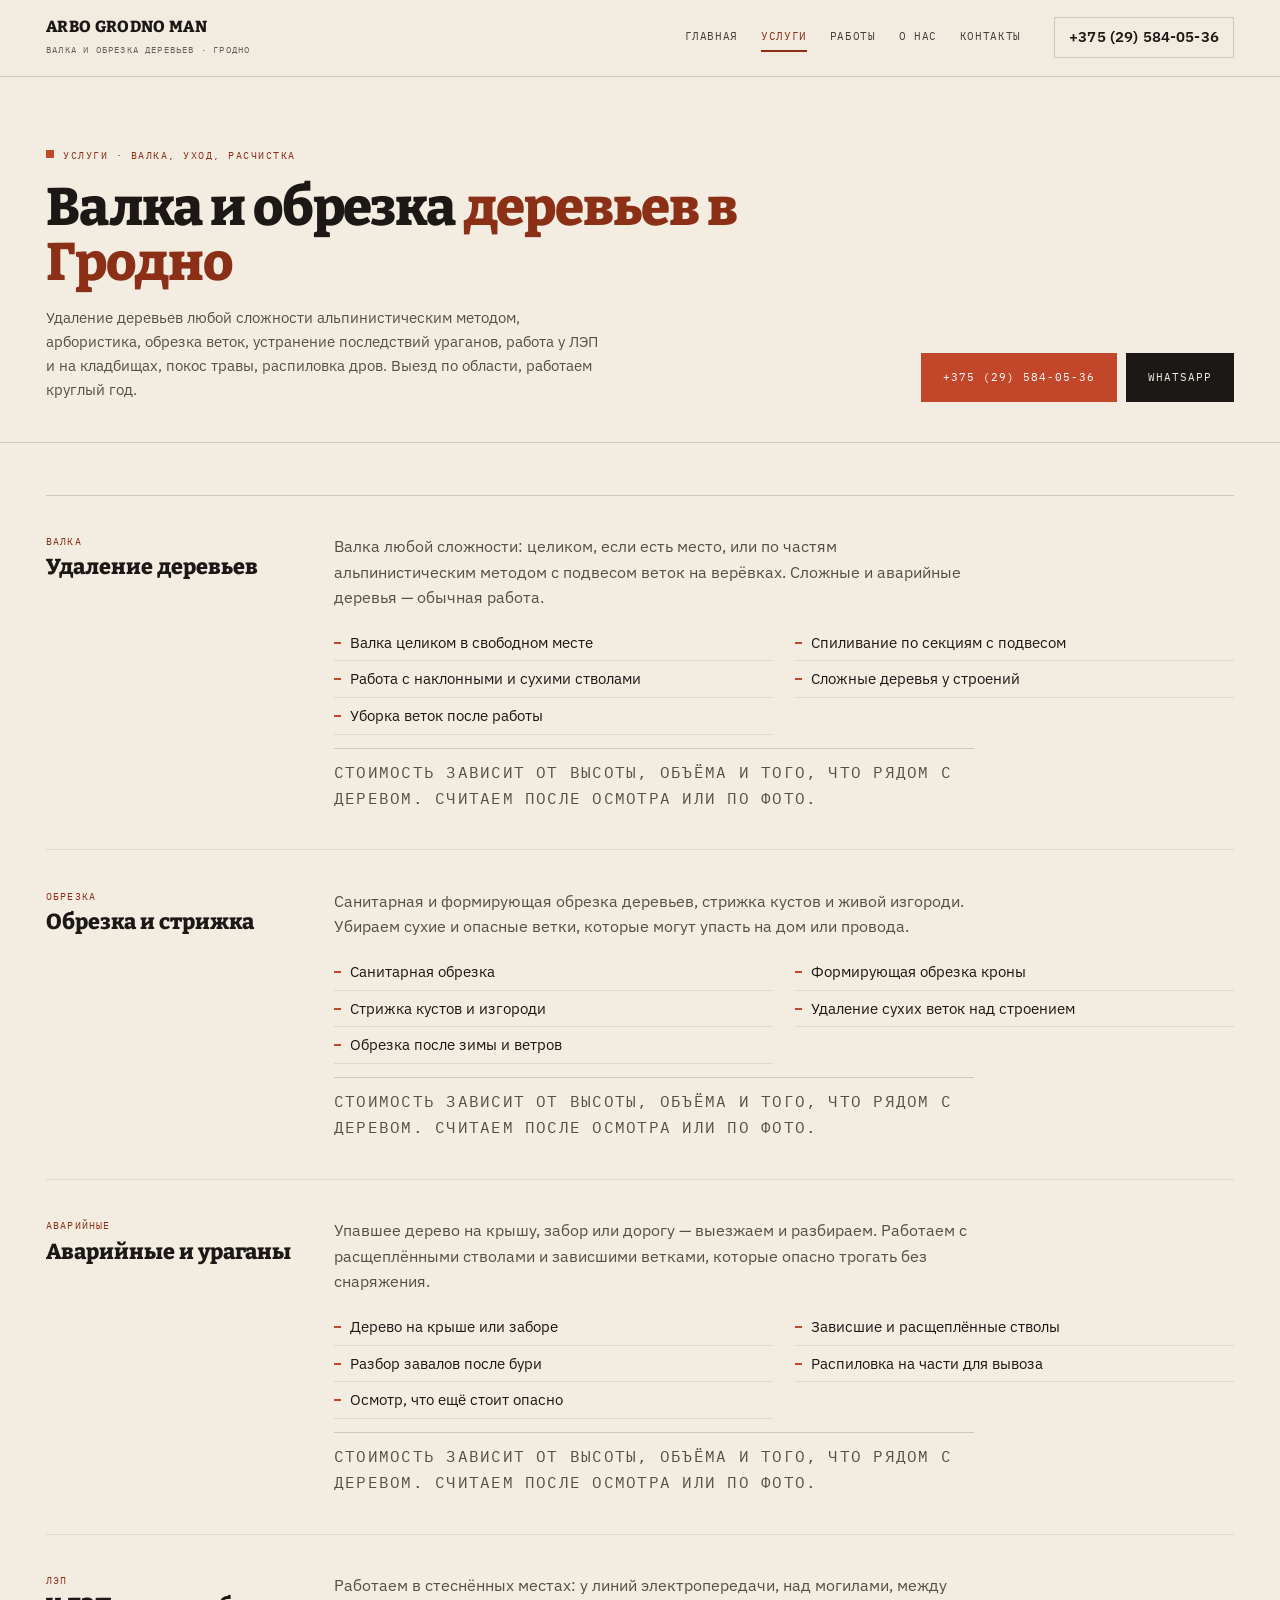
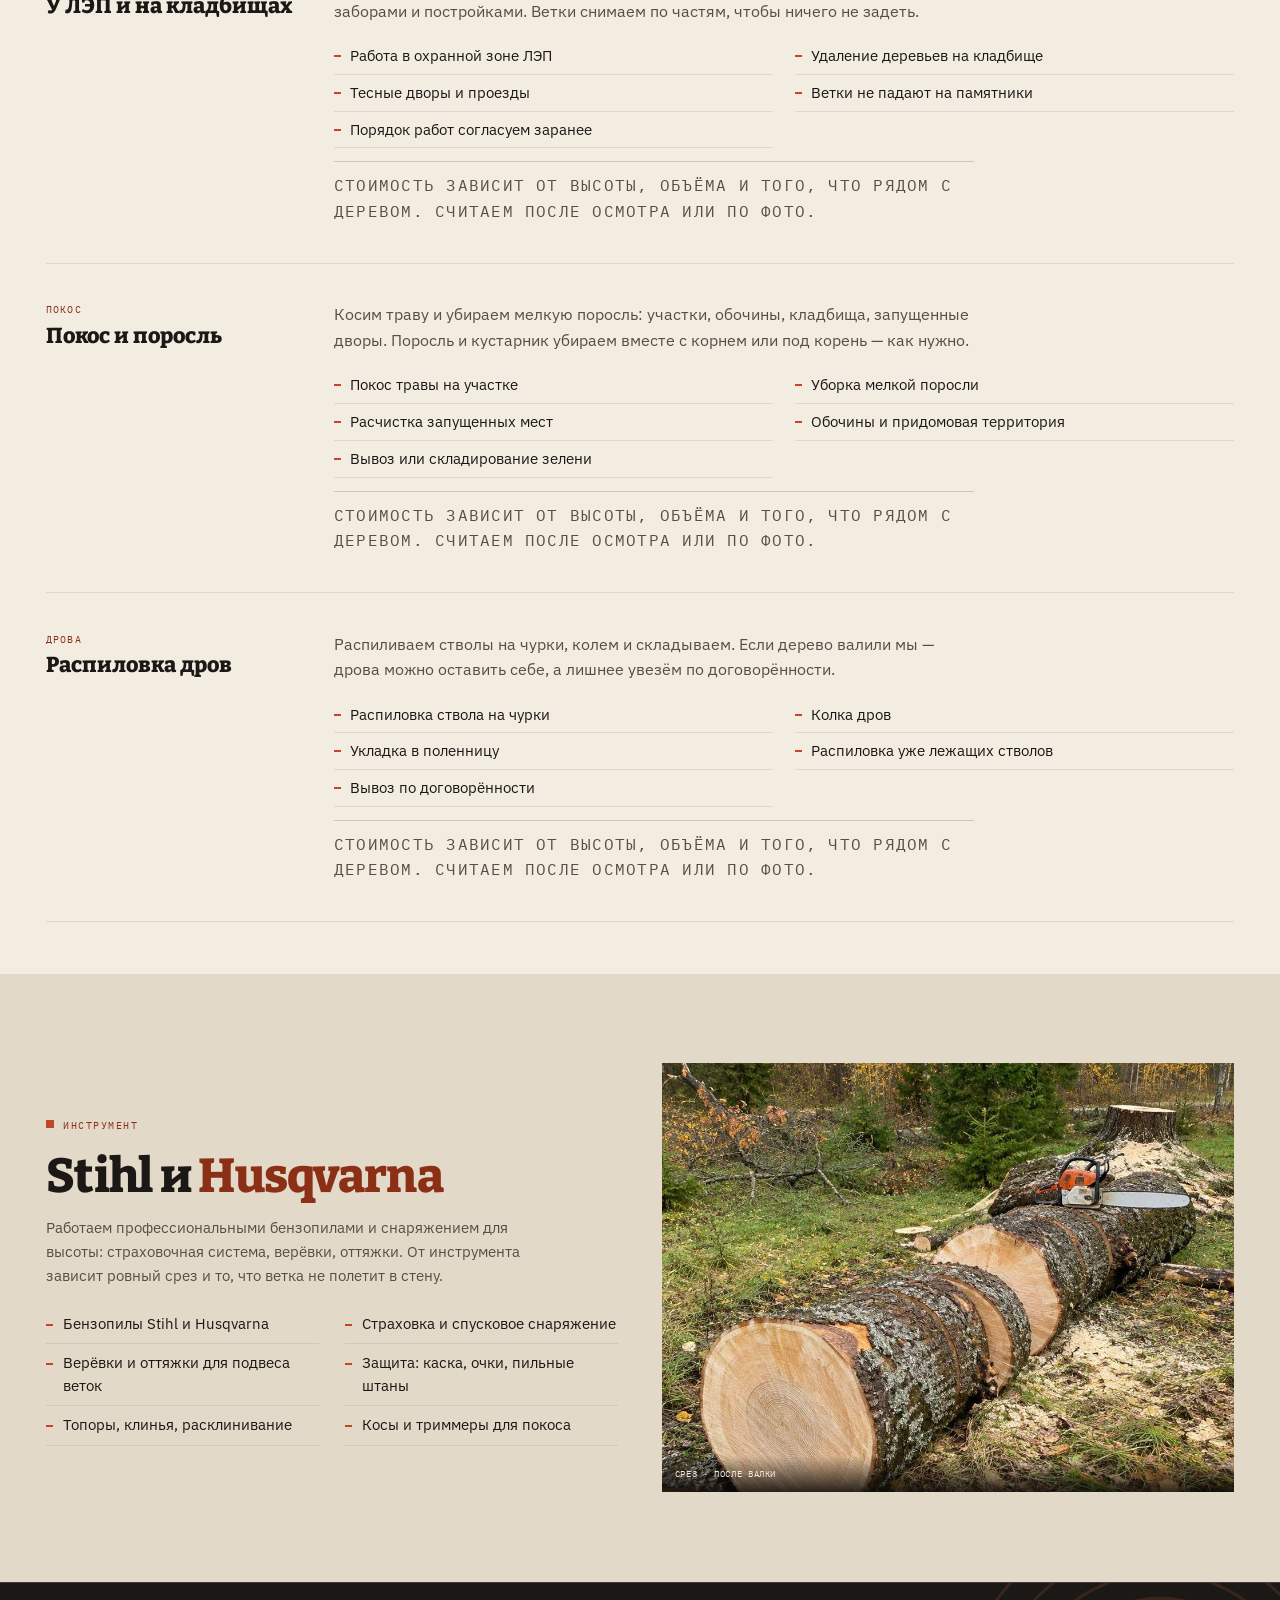
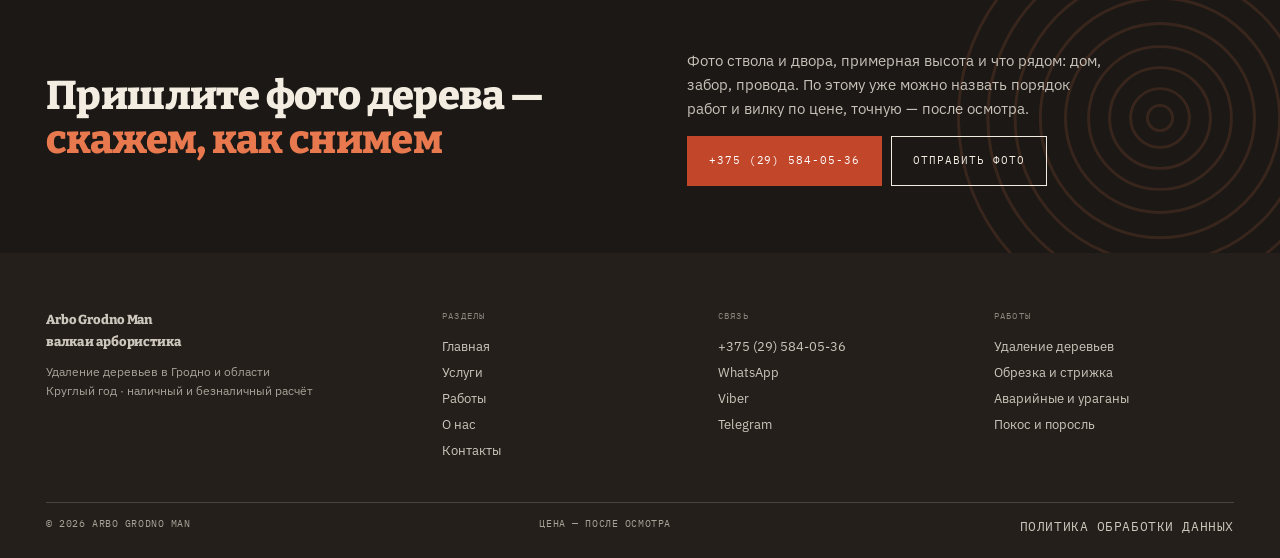
<file: uslugi.html>
<!doctype html>
<html lang="ru">
<head>
<meta charset="utf-8">
<meta name="viewport" content="width=device-width, initial-scale=1">
<title>Услуги: валка, обрезка, покос, дрова — Гродно</title>
<meta name="description" content="Валка и спиливание деревьев, обрезка деревьев и стрижка кустов, аварийные деревья и последствия бурь, работа у ЛЭП и на кладбищах, покос травы и поросли, распиловка дров. Stihl и Husqvarna, Гродно и область.">
<link rel="canonical" href="https://romjjjke.github.io/arbo-grodno/uslugi.html">
<meta property="og:type" content="website">
<meta property="og:title" content="Услуги: валка, обрезка, покос, дрова — Гродно">
<meta property="og:description" content="Валка и спиливание деревьев, обрезка деревьев и стрижка кустов, аварийные деревья и последствия бурь, работа у ЛЭП и на кладбищах, покос травы и поросли, распиловка дров. Stihl и Husqvarna, Гродно и область.">
<meta property="og:locale" content="ru_BY">
<meta property="og:url" content="https://romjjjke.github.io/arbo-grodno/uslugi.html">
<meta property="og:image" content="https://romjjjke.github.io/arbo-grodno/assets/img/hero.jpg">
<meta name="theme-color" content="#1B1815">
<link rel="icon" href="favicon.svg" type="image/svg+xml">
<link rel="preconnect" href="https://fonts.googleapis.com">
<link rel="preconnect" href="https://fonts.gstatic.com" crossorigin>
<link href="https://fonts.googleapis.com/css2?family=Bitter:wght@600;700;800&family=IBM+Plex+Sans:wght@400;500;600&family=IBM+Plex+Mono:wght@400;500&display=swap" rel="stylesheet">
<style>[hidden]{display:none!important}*,*::before,*::after{box-sizing:border-box}
html{-webkit-text-size-adjust:100%;overflow-x:clip}
body{margin:0;background:#F2ECE1;color:#1B1815;font:400 17px/1.62 'IBM Plex Sans',system-ui,sans-serif;overflow-x:clip}
img{display:block;max-width:100%;height:auto}
a{color:inherit;text-decoration:none}
h1,h2,h3,p,ul,ol,figure,dl,dd{margin:0}ul,ol{padding:0;list-style:none}
button{font:inherit;color:inherit;background:none;border:0;cursor:pointer}
body.is-locked{overflow:hidden}
.wrap{width:100%;max-width:1340px;margin:0 auto;padding:0 clamp(16px,3.6vw,56px)}
.head{position:fixed;inset:0 0 auto;z-index:60;transition:background .25s,box-shadow .25s}
.head__row{display:flex;align-items:center;gap:clamp(12px,2.6vw,38px);height:76px;max-width:1340px;margin:0 auto;padding:0 clamp(16px,3.6vw,56px);border-bottom:1px solid rgba(242,236,225,.24);color:#F2ECE1}
.brand b{font:800 16px/1 'Bitter',Georgia,serif;letter-spacing:.02em;text-transform:uppercase}
.brand small{display:block;margin-top:4px;font-family:'IBM Plex Mono',monospace;font-size:8.5px;letter-spacing:.14em;text-transform:uppercase;opacity:.66}
.head__tel{display:inline-flex;font:600 14.5px/1 'IBM Plex Sans',sans-serif;padding:12px 14px;border:1px solid rgba(242,236,225,.44);white-space:nowrap}
.head--solid,.head.is-stuck{background:rgba(242,236,225,.97);box-shadow:0 1px 0 rgba(27,24,21,.17)}
.head--solid .head__row,.head.is-stuck .head__row{border-bottom-color:transparent;color:#1B1815}
.head--solid .head__tel,.head.is-stuck .head__tel{border-color:rgba(27,24,21,.17)}
.hero{position:relative;display:flex;flex-direction:column;justify-content:flex-end;min-height:min(96vh,960px);background:#1B1815;color:#F2ECE1;overflow:hidden}
.hero__pic{position:absolute;inset:0}.hero__pic img{width:100%;height:100%;object-fit:cover}
.hero__veil{position:absolute;inset:0;background:linear-gradient(174deg,rgba(16,13,11,.72),rgba(16,13,11,.28) 32%,rgba(16,13,11,.52) 60%,rgba(16,13,11,.95))}
.hero__in{position:relative;z-index:2;width:100%;max-width:1340px;margin:0 auto;padding:140px clamp(16px,3.6vw,56px) clamp(20px,3.2vw,38px)}
.hero h1{margin-top:14px;font:800 clamp(2rem,.9rem + 4.8vw,4.6rem)/1.02 'Bitter',Georgia,serif;letter-spacing:-.02em}
.btn{display:inline-flex;align-items:center;justify-content:center;padding:15px 21px;border:1px solid currentColor;font-family:'IBM Plex Mono',monospace;font-size:11px;letter-spacing:.09em;text-transform:uppercase;cursor:pointer}
.btn--saw{background:#C1462A;border-color:#C1462A;color:#fff}
.btn--ink{background:#1B1815;border-color:#1B1815;color:#F2ECE1}
.btn--paper{background:#F2ECE1;border-color:#F2ECE1;color:#1B1815}
.phead{padding:clamp(38px,5vw,80px) 0 clamp(22px,3.2vw,40px);border-bottom:1px solid rgba(27,24,21,.17)}
.inner{padding-top:76px}
.drawer{position:fixed;inset:0;z-index:90;background:#1B1815;color:#F2ECE1;display:flex;flex-direction:column;padding:18px clamp(16px,3.6vw,56px) 24px;overflow-y:auto}
.mobbar{display:none}
.foot{background:#241F1A;color:#F2ECE1;padding:clamp(32px,4.4vw,62px) 0 20px}
@media (max-width:1180px){.nav{display:none}.burger{display:flex}}
@media (max-width:760px){
  body{padding-bottom:calc(66px + env(safe-area-inset-bottom))}
  .head__tel{display:none}
  .mobbar{display:grid;grid-template-columns:repeat(4,minmax(0,1fr));gap:6px;position:fixed;left:0;right:0;bottom:0;z-index:70;background:rgba(27,24,21,.98);border-top:1px solid rgba(242,236,225,.2);padding:8px 10px calc(8px + env(safe-area-inset-bottom))}
  .mobbar__b{display:flex;align-items:center;justify-content:center;min-height:46px;font-family:'IBM Plex Mono',monospace;font-size:9px;letter-spacing:.02em;text-transform:uppercase;text-align:center;border:1px solid rgba(242,236,225,.28);color:#F2ECE1}
  .mobbar__b--call{background:#C1462A;border-color:#C1462A;color:#fff}
}</style>
<link rel="stylesheet" href="assets/css/style.v1.css">
<script type="application/ld+json">{"@context": "https://schema.org", "@type": "LocalBusiness", "name": "Arbo Grodno Man — удаление деревьев в Гродно", "description": "Удаление деревьев любой сложности альпинистическим методом, арбористика, обрезка деревьев и стрижка кустов, устранение последствий ураганов, работа у ЛЭП и на кладбищах, покос травы, распиловка дров. Гродно и Гродненская область.", "telephone": "+375295840536", "url": "https://romjjjke.github.io/arbo-grodno/", "image": "https://romjjjke.github.io/arbo-grodno/assets/img/hero.jpg", "address": {"@type": "PostalAddress", "addressLocality": "Гродно", "addressRegion": "Гродненская область", "addressCountry": "BY"}, "areaServed": "Гродно и Гродненская область", "priceRange": "по расчёту"}</script>
</head>
<body class="inner">
<header class="head head--solid">
  <div class="head__row">
    <a class="brand" href="index.html"><b>Arbo Grodno Man</b><small>валка и обрезка деревьев · Гродно</small></a>
    <nav class="nav" aria-label="Разделы"><a href="index.html">Главная</a><a href="uslugi.html" class="nav__cur">Услуги</a><a href="raboty.html">Работы</a><a href="master.html">О нас</a><a href="kontakty.html">Контакты</a></nav>
    <a class="head__tel" href="tel:+375295840536">+375 (29) 584-05-36</a>
    <button class="burger" id="burger" type="button" aria-expanded="false" aria-controls="drawer" aria-label="Меню"><span></span><span></span><span></span></button>
  </div>
</header>

<section class="phead">
  <div class="wrap">
    <p class="kick">Услуги · валка, уход, расчистка</p>
    <div class="phead__row">
      <div>
        <h1>Валка и обрезка <em>деревьев в Гродно</em></h1>
        <p class="phead__lead">Удаление деревьев любой сложности альпинистическим методом, арбористика, обрезка веток, устранение последствий ураганов, работа у ЛЭП и на кладбищах, покос травы, распиловка дров. Выезд по области, работаем круглый год.</p>
      </div>
      <div class="phead__act">
        <a class="btn btn--saw" href="tel:+375295840536">+375 (29) 584-05-36</a>
        <a class="btn btn--ink" href="https://wa.me/375295840536" target="_blank" rel="noopener">WhatsApp</a>
      </div>
    </div>
  </div>
</section>

<section class="sec sec--tight">
  <div class="wrap">
    <article class="detail" id="u1">
      <div><p class="detail__code">валка</p><h2>Удаление деревьев</h2></div>
      <div class="detail__body">
        <p>Валка любой сложности: целиком, если есть место, или по частям альпинистическим методом с подвесом веток на верёвках. Сложные и аварийные деревья — обычная работа.</p>
        <ul class="detail__list"><li>Валка целиком в свободном месте</li><li>Спиливание по секциям с подвесом</li><li>Работа с наклонными и сухими стволами</li><li>Сложные деревья у строений</li><li>Уборка веток после работы</li></ul>
        <p class="detail__price">Стоимость зависит от высоты, объёма и того, что рядом с деревом. Считаем после осмотра или по фото.</p>
      </div>
    </article>
    <article class="detail" id="u2">
      <div><p class="detail__code">обрезка</p><h2>Обрезка и стрижка</h2></div>
      <div class="detail__body">
        <p>Санитарная и формирующая обрезка деревьев, стрижка кустов и живой изгороди. Убираем сухие и опасные ветки, которые могут упасть на дом или провода.</p>
        <ul class="detail__list"><li>Санитарная обрезка</li><li>Формирующая обрезка кроны</li><li>Стрижка кустов и изгороди</li><li>Удаление сухих веток над строением</li><li>Обрезка после зимы и ветров</li></ul>
        <p class="detail__price">Стоимость зависит от высоты, объёма и того, что рядом с деревом. Считаем после осмотра или по фото.</p>
      </div>
    </article>
    <article class="detail" id="u3">
      <div><p class="detail__code">аварийные</p><h2>Аварийные и ураганы</h2></div>
      <div class="detail__body">
        <p>Упавшее дерево на крышу, забор или дорогу — выезжаем и разбираем. Работаем с расщеплёнными стволами и зависшими ветками, которые опасно трогать без снаряжения.</p>
        <ul class="detail__list"><li>Дерево на крыше или заборе</li><li>Зависшие и расщеплённые стволы</li><li>Разбор завалов после бури</li><li>Распиловка на части для вывоза</li><li>Осмотр, что ещё стоит опасно</li></ul>
        <p class="detail__price">Стоимость зависит от высоты, объёма и того, что рядом с деревом. Считаем после осмотра или по фото.</p>
      </div>
    </article>
    <article class="detail" id="u4">
      <div><p class="detail__code">лэп</p><h2>У ЛЭП и на кладбищах</h2></div>
      <div class="detail__body">
        <p>Работаем в стеснённых местах: у линий электропередачи, над могилами, между заборами и постройками. Ветки снимаем по частям, чтобы ничего не задеть.</p>
        <ul class="detail__list"><li>Работа в охранной зоне ЛЭП</li><li>Удаление деревьев на кладбище</li><li>Тесные дворы и проезды</li><li>Ветки не падают на памятники</li><li>Порядок работ согласуем заранее</li></ul>
        <p class="detail__price">Стоимость зависит от высоты, объёма и того, что рядом с деревом. Считаем после осмотра или по фото.</p>
      </div>
    </article>
    <article class="detail" id="u5">
      <div><p class="detail__code">покос</p><h2>Покос и поросль</h2></div>
      <div class="detail__body">
        <p>Косим траву и убираем мелкую поросль: участки, обочины, кладбища, запущенные дворы. Поросль и кустарник убираем вместе с корнем или под корень — как нужно.</p>
        <ul class="detail__list"><li>Покос травы на участке</li><li>Уборка мелкой поросли</li><li>Расчистка запущенных мест</li><li>Обочины и придомовая территория</li><li>Вывоз или складирование зелени</li></ul>
        <p class="detail__price">Стоимость зависит от высоты, объёма и того, что рядом с деревом. Считаем после осмотра или по фото.</p>
      </div>
    </article>
    <article class="detail" id="u6">
      <div><p class="detail__code">дрова</p><h2>Распиловка дров</h2></div>
      <div class="detail__body">
        <p>Распиливаем стволы на чурки, колем и складываем. Если дерево валили мы — дрова можно оставить себе, а лишнее увезём по договорённости.</p>
        <ul class="detail__list"><li>Распиловка ствола на чурки</li><li>Колка дров</li><li>Укладка в поленницу</li><li>Распиловка уже лежащих стволов</li><li>Вывоз по договорённости</li></ul>
        <p class="detail__price">Стоимость зависит от высоты, объёма и того, что рядом с деревом. Считаем после осмотра или по фото.</p>
      </div>
    </article>
  </div>
</section>

<section class="sec sec--p2">
  <div class="wrap split">
    <div>
      <p class="kick">Инструмент</p>
      <h2 class="h2">Stihl и <em>Husqvarna</em></h2>
      <p class="lead" style="margin-top:14px">Работаем профессиональными бензопилами и снаряжением для высоты: страховочная система, верёвки, оттяжки. От инструмента зависит ровный срез и то, что ветка не полетит в стену.</p>
      <ul class="list">
        <li>Бензопилы Stihl и Husqvarna</li>
        <li>Страховка и спусковое снаряжение</li>
        <li>Верёвки и оттяжки для подвеса веток</li>
        <li>Защита: каска, очки, пильные штаны</li>
        <li>Топоры, клинья, расклинивание</li>
        <li>Косы и триммеры для покоса</li>
      </ul>
    </div>
    <figure class="split__pic">
      <img src="assets/img/logs.jpg" alt="Распиленный ствол с ровным срезом" loading="lazy">
      <figcaption>Срез · после валки</figcaption>
    </figure>
  </div>
</section>
<section class="cta">
  <svg class="cta__rings" viewBox="0 0 200 200" aria-hidden="true"><g fill="none" stroke="#E8794F" stroke-width="1.4"><circle cx="100" cy="100" r="96"/><circle cx="100" cy="100" r="82"/><circle cx="100" cy="100" r="69"/><circle cx="100" cy="100" r="57"/><circle cx="100" cy="100" r="45"/><circle cx="100" cy="100" r="34"/><circle cx="100" cy="100" r="24"/><circle cx="100" cy="100" r="14"/><circle cx="100" cy="100" r="6"/></g></svg>
  <div class="wrap cta__in">
    <h2>Пришлите фото дерева — <em>скажем, как снимем</em></h2>
    <div class="cta__side">
      <p>Фото ствола и двора, примерная высота и что рядом: дом, забор, провода. По этому уже можно назвать порядок работ и вилку по цене, точную — после осмотра.</p>
      <div class="cta__act">
        <a class="btn btn--saw" href="tel:+375295840536">+375 (29) 584-05-36</a>
        <a class="btn btn--ghost" href="https://wa.me/375295840536" target="_blank" rel="noopener">Отправить фото</a>
      </div>
    </div>
  </div>
</section>
<footer class="foot">
  <div class="wrap">
    <div class="foot__grid">
      <div>
        <p class="foot__brand">Arbo Grodno Man<br>валка и арбористика</p>
        <p class="foot__small">Удаление деревьев в Гродно и области<br>Круглый год · наличный и безналичный расчёт</p>
      </div>
      <div class="foot__col">
        <div class="foot__h">Разделы</div>
        <a href="index.html">Главная</a><a href="uslugi.html">Услуги</a><a href="raboty.html">Работы</a><a href="master.html">О нас</a><a href="kontakty.html">Контакты</a>
      </div>
      <div class="foot__col">
        <div class="foot__h">Связь</div>
        <a href="tel:+375295840536">+375 (29) 584-05-36</a>
        <a href="https://wa.me/375295840536" target="_blank" rel="noopener">WhatsApp</a>
        <a href="viber://chat?number=%2B375295840536">Viber</a>
        <a href="https://t.me/+375295840536" target="_blank" rel="noopener">Telegram</a>
      </div>
      <div class="foot__col">
        <div class="foot__h">Работы</div>
        <a href="uslugi.html">Удаление деревьев</a>
        <a href="uslugi.html#u2">Обрезка и стрижка</a>
        <a href="uslugi.html#u3">Аварийные и ураганы</a>
        <a href="uslugi.html#u5">Покос и поросль</a>
      </div>
    </div>
    <div class="foot__bottom">
      <span>&copy; 2026 Arbo Grodno Man</span>
      <span>Цена — после осмотра</span>
      <a href="politika.html">Политика обработки данных</a>
    </div>
  </div>
</footer>
<div class="drawer" id="drawer" hidden>
  <div class="drawer__top">
    <a class="brand" href="index.html"><b>Arbo Grodno Man</b><small>валка и обрезка деревьев · Гродно</small></a>
    <button class="drawer__close" id="drawer-close" type="button" aria-label="Закрыть меню">&times;</button>
  </div>
  <nav class="drawer__nav" aria-label="Мобильная навигация"><a href="index.html">Главная<span>01</span></a><a href="uslugi.html">Услуги<span>02</span></a><a href="raboty.html">Работы<span>03</span></a><a href="master.html">О нас<span>04</span></a><a href="kontakty.html">Контакты<span>05</span></a></nav>
  <div class="drawer__meta">
    <a href="tel:+375295840536">+375 (29) 584-05-36</a>
    <p>Гродно и Гродненская область · круглый год</p>
    <div class="msg">
          <a class="btn btn--saw" href="https://wa.me/375295840536" target="_blank" rel="noopener">WhatsApp</a>
          <a class="btn btn--ghost" href="viber://chat?number=%2B375295840536">Viber</a>
          <a class="btn btn--ghost" href="https://t.me/+375295840536" target="_blank" rel="noopener">Telegram</a>
        </div>
  </div>
</div>
<nav class="mobbar" aria-label="Быстрая связь">
  <a class="mobbar__b mobbar__b--call" href="tel:+375295840536">Позвонить</a>
  <a class="mobbar__b" href="https://wa.me/375295840536" target="_blank" rel="noopener">WhatsApp</a>
  <a class="mobbar__b" href="viber://chat?number=%2B375295840536">Viber</a>
  <a class="mobbar__b" href="https://t.me/+375295840536" target="_blank" rel="noopener">Telegram</a>
</nav>
<script src="assets/js/main.v1.js" defer></script>
</body>
</html>
</file>
<file: assets/css/style.v1.css>
/* ARBO GRODNO MAN — валка и арбористика, Гродно.
   Язык ниши: спил, годовое кольцо, верёвка, высота. Кора, щепа, свежий срез. */

:root{
  --paper:#F2ECE1;
  --paper-2:#E3D9C9;
  --paper-3:#FAF6EF;
  --ink:#1B1815;
  --ink-2:#241F1A;
  --ink-3:#2E2721;
  --saw:#C1462A;
  --saw-d:#8B2F16;
  --olive:#5C6149;
  --bark:#6F6254;
  --mute:#574F45;
  --line:rgba(27,24,21,.17);
  --line-2:rgba(27,24,21,.09);
  --line-w:rgba(242,236,225,.18);
  --disp:'Bitter','Georgia',serif;
  --sans:'IBM Plex Sans',system-ui,-apple-system,'Segoe UI',sans-serif;
  --mono:'IBM Plex Mono',ui-monospace,'Courier New',monospace;
  --pad:clamp(16px,3.6vw,56px);
  --sect:clamp(52px,7vw,110px);
}
*,*::before,*::after{box-sizing:border-box}
html{-webkit-text-size-adjust:100%;scroll-behavior:smooth;overflow-x:clip}
body{margin:0;background:var(--paper);color:var(--ink);font:400 17px/1.62 var(--sans);overflow-x:clip;-webkit-font-smoothing:antialiased}
body.is-locked{overflow:hidden}
img{display:block;max-width:100%;height:auto}
a{color:inherit;text-decoration:none;transition:color .2s,border-color .2s,background .2s,opacity .2s}
h1,h2,h3,h4,p,ul,ol,figure,dl,dd{margin:0}
ul,ol{padding:0;list-style:none}
button{font:inherit;color:inherit;background:none;border:0;cursor:pointer}
[hidden]{display:none!important}
::selection{background:var(--saw);color:#fff}
:focus-visible{outline:2px solid var(--saw);outline-offset:3px}

.wrap{width:100%;max-width:1340px;margin:0 auto;padding:0 var(--pad)}
.kick{display:inline-flex;align-items:baseline;gap:9px;font-family:var(--mono);font-size:10px;letter-spacing:.15em;text-transform:uppercase;color:var(--saw-d)}
.kick::before{content:'';width:8px;height:8px;background:var(--saw);flex:0 0 auto;transform:translateY(-1px)}
.h2{font:800 clamp(1.6rem,.9rem + 2.6vw,3.1rem)/1.06 var(--disp);margin-top:14px;letter-spacing:-.015em}
.h2 em{font-style:normal;color:var(--saw-d)}
.sec--ink .h2{color:var(--paper)}
.sec--ink .h2 em{color:#E8794F}
.sec--ink .kick{color:#E8794F}
.lead{font-size:clamp(15px,1.05vw,17px);line-height:1.62;color:var(--mute);max-width:58ch}
.sec--ink .lead{color:rgba(242,236,225,.76)}
.sec{padding:var(--sect) 0}
.sec--ink{background:var(--ink);color:var(--paper);position:relative;overflow:hidden}
.sec--ink::before{content:'';position:absolute;inset:0;background:repeating-linear-gradient(96deg,rgba(242,236,225,.045) 0 1px,transparent 1px 9px);pointer-events:none}
.sec--p2{background:var(--paper-2)}
.sec--tight{padding:clamp(30px,4vw,52px) 0}

/* вертикальная подпись-«маркировка бревна» */
.sec__in{position:relative}
.vlabel{position:absolute;left:calc(var(--pad) * -1 + 6px);top:6px;transform:rotate(180deg);writing-mode:vertical-rl;font-family:var(--mono);font-size:9px;letter-spacing:.22em;text-transform:uppercase;color:#5C5147}
.sec--ink .vlabel{color:rgba(242,236,225,.6)}
@media (max-width:1180px){.vlabel{display:none}}

/* ---------- шапка ---------- */
.head{position:fixed;inset:0 0 auto;z-index:60;transition:background .25s,box-shadow .25s}
.head__row{display:flex;align-items:center;gap:clamp(12px,2.6vw,38px);height:76px;max-width:1340px;margin:0 auto;padding:0 var(--pad);border-bottom:1px solid rgba(242,236,225,.24);color:var(--paper)}
.brand{display:flex;flex-direction:column;gap:4px;white-space:nowrap}
.brand b{font:800 16px/1 var(--disp);letter-spacing:.02em;text-transform:uppercase}
.brand small{font-family:var(--mono);font-size:8.5px;letter-spacing:.14em;text-transform:uppercase;opacity:.66}
.nav{margin-left:auto;display:flex;gap:clamp(12px,1.8vw,26px)}
.nav a{font-family:var(--mono);font-size:10.5px;letter-spacing:.06em;text-transform:uppercase;opacity:.82;padding:5px 0;border-bottom:2px solid transparent}
.nav a:hover{opacity:1;border-bottom-color:var(--saw)}
.nav__cur{opacity:1!important;border-bottom-color:var(--saw)!important}
.head__tel{display:inline-flex;font:600 14.5px/1 var(--sans);letter-spacing:.01em;padding:12px 14px;border:1px solid rgba(242,236,225,.44);white-space:nowrap}
.head__tel:hover{border-color:#E8794F;color:#E8794F}
.head--solid,.head.is-stuck{background:rgba(242,236,225,.97);box-shadow:0 1px 0 var(--line)}
.head--solid .head__row,.head.is-stuck .head__row{border-bottom-color:transparent;color:var(--ink)}
.head--solid .head__tel,.head.is-stuck .head__tel{border-color:var(--line)}
.head--solid .head__tel:hover,.head.is-stuck .head__tel:hover{border-color:var(--saw-d);color:var(--saw-d)}
.head--solid .nav a:hover,.head.is-stuck .nav a:hover{border-bottom-color:var(--saw-d)}
.head--solid .nav__cur,.head.is-stuck .nav__cur{border-bottom-color:var(--saw-d)!important;color:var(--saw-d)}
.burger{display:none;margin-left:auto;width:46px;height:42px;padding:11px 9px;border:1px solid currentColor;flex-direction:column;justify-content:center;gap:5px}
.burger span{display:block;height:2px;background:currentColor}

/* ---------- кнопки ---------- */
.btn{display:inline-flex;align-items:center;justify-content:center;gap:8px;padding:15px 21px;border:1px solid currentColor;font-family:var(--mono);font-size:11px;letter-spacing:.09em;text-transform:uppercase;cursor:pointer;transition:.18s}
.btn--saw{background:var(--saw);border-color:var(--saw);color:#fff}
.btn--saw:hover{background:#D2552F;border-color:#D2552F}
.btn--ink{background:var(--ink);border-color:var(--ink);color:var(--paper)}
.btn--ink:hover{background:var(--ink-3);border-color:var(--ink-3)}
.btn--paper{background:var(--paper);border-color:var(--paper);color:var(--ink)}
.btn--paper:hover{background:#fff;border-color:#fff}
.btn--ghost:hover{background:rgba(242,236,225,.12)}
.msg{display:flex;flex-wrap:wrap;gap:8px}

/* ---------- герой ---------- */
.hero{position:relative;display:flex;flex-direction:column;justify-content:flex-end;min-height:min(96vh,960px);background:var(--ink);color:var(--paper);overflow:hidden}
.hero__pic{position:absolute;inset:0}
.hero__pic img{width:100%;height:100%;object-fit:cover;object-position:50% 40%}
.hero__veil{position:absolute;inset:0;background:linear-gradient(174deg,rgba(16,13,11,.72) 0%,rgba(16,13,11,.28) 32%,rgba(16,13,11,.52) 60%,rgba(16,13,11,.95) 100%)}
.hero__in{position:relative;z-index:2;width:100%;max-width:1340px;margin:0 auto;padding:140px var(--pad) clamp(20px,3.2vw,38px)}
.hero .kick{color:#F0966F}
.hero h1{margin-top:14px;font:800 clamp(2rem,.9rem + 4.8vw,4.6rem)/1.02 var(--disp);max-width:19ch;letter-spacing:-.02em}
.hero h1 span{display:block}
.hero h1 em{font-style:normal;color:#F0966F}
.hero__lead{margin-top:16px;max-width:52ch;font-size:clamp(15px,1.1vw,17.5px);line-height:1.58;color:rgba(242,236,225,.9)}
.hero__act{display:flex;flex-wrap:wrap;gap:9px;margin-top:clamp(18px,2.6vw,26px)}
.hero__tags{display:flex;flex-wrap:wrap;gap:8px 22px;margin-top:clamp(18px,2.4vw,26px);padding-top:13px;border-top:1px solid rgba(242,236,225,.24)}
.hero__tags span{font-family:var(--mono);font-size:9.5px;letter-spacing:.11em;text-transform:uppercase;color:rgba(242,236,225,.82)}
.hero__tags span + span::before{content:'·';margin-right:10px;color:#E8794F}

/* ---------- факты ---------- */
.facts{display:grid;grid-template-columns:repeat(4,minmax(0,1fr));border-top:1px solid var(--line);border-bottom:1px solid var(--line)}
.facts > div{padding:clamp(15px,2.1vw,25px) clamp(11px,1.7vw,22px);border-left:1px solid var(--line-2)}
.facts > div:first-child{border-left:0}
.facts b{display:block;font:800 clamp(1.05rem,.75rem + 1.1vw,1.6rem)/1.12 var(--disp);letter-spacing:-.01em}
.facts b i{font-style:normal;color:var(--saw-d)}
.facts span{display:block;margin-top:7px;font-family:var(--mono);font-size:9px;letter-spacing:.07em;text-transform:uppercase;color:var(--mute);line-height:1.6}

/* ---------- шапка секции ---------- */
.head2{display:grid;grid-template-columns:minmax(0,1fr) minmax(0,.74fr);gap:clamp(14px,3vw,52px);align-items:end;margin-bottom:clamp(20px,3.2vw,42px)}
.head2 .lead{justify-self:end;padding-bottom:4px}

/* ---------- дерево / метод ---------- */
.tree{display:grid;grid-template-columns:minmax(0,1fr) minmax(0,.92fr);gap:clamp(18px,3.2vw,46px);align-items:start}
.tree__box{border:1px solid var(--line-w);background:rgba(242,236,225,.03);padding:clamp(8px,1.4vw,16px);position:relative}
.tree__svg{display:block;width:100%;height:auto}
.tree__svg text{font-family:var(--mono);font-size:9px;letter-spacing:.04em;fill:rgba(242,236,225,.75)}
.tree__panel{display:flex;flex-direction:column;gap:clamp(13px,1.8vw,20px)}
.field{display:flex;flex-direction:column;gap:3px}
.field__top{display:flex;justify-content:space-between;align-items:baseline;gap:12px}
.field label{font-family:var(--mono);font-size:9.5px;letter-spacing:.1em;text-transform:uppercase;color:rgba(242,236,225,.74)}
.field output{font-family:var(--mono);font-size:13px;color:var(--paper)}
input[type="range"]{-webkit-appearance:none;appearance:none;width:100%;height:3px;background:rgba(242,236,225,.22);margin:11px 0;outline-offset:9px}
input[type="range"]::-webkit-slider-thumb{-webkit-appearance:none;width:17px;height:17px;border-radius:50%;background:var(--saw);border:3px solid var(--ink);cursor:pointer}
input[type="range"]::-moz-range-thumb{width:17px;height:17px;border-radius:50%;background:var(--saw);border:3px solid var(--ink);cursor:pointer}
.sec:not(.sec--ink) input[type="range"]{background:var(--line)}
.sec:not(.sec--ink) input[type="range"]::-webkit-slider-thumb{border-color:var(--paper)}
.sec:not(.sec--ink) .field label{color:var(--mute)}
.sec:not(.sec--ink) .field output{color:var(--ink)}
.chips{display:flex;flex-wrap:wrap;gap:6px}
.chip{padding:8px 11px;border:1px solid rgba(242,236,225,.26);color:rgba(242,236,225,.9);font-family:var(--mono);font-size:10px;text-align:left;transition:.16s}
.chip:hover{border-color:var(--saw);color:#fff}
.chip[aria-pressed="true"]{background:var(--saw);border-color:var(--saw);color:#fff}
.sec:not(.sec--ink) .chip{border-color:var(--line);color:var(--ink)}
.sec:not(.sec--ink) .chip[aria-pressed="true"]{background:var(--ink);border-color:var(--ink);color:var(--paper)}
.tree__out{display:grid;grid-template-columns:1fr 1fr;gap:clamp(10px,1.6vw,16px);padding-top:13px;border-top:1px solid var(--line-w)}
.tree__out div span{display:block;font-family:var(--mono);font-size:9px;letter-spacing:.08em;text-transform:uppercase;color:rgba(242,236,225,.62)}
.tree__out div b{display:block;margin-top:4px;font:800 clamp(1rem,.8rem + .5vw,1.3rem)/1.15 var(--disp);color:var(--paper)}
.tree__verdict{padding:11px 13px;border-left:3px solid var(--saw);background:rgba(193,70,42,.12);font-size:13.5px;line-height:1.55;color:rgba(242,236,225,.92)}
.tree__note{font-size:12px;line-height:1.55;color:rgba(242,236,225,.62)}

/* ---------- услуги ---------- */
.svc{display:grid;grid-template-columns:1fr 1fr;gap:0;border-top:1px solid var(--line);border-left:1px solid var(--line-2)}
.svc article{padding:clamp(16px,2.4vw,30px);border-right:1px solid var(--line-2);border-bottom:1px solid var(--line-2);transition:background .18s;position:relative}
.svc article:hover{background:rgba(193,70,42,.07)}
.svc__tag{font-family:var(--mono);font-size:9px;letter-spacing:.13em;text-transform:uppercase;color:var(--saw-d)}
.svc h3{font:800 clamp(1rem,.85rem + .6vw,1.35rem)/1.15 var(--disp);margin-top:9px;letter-spacing:-.01em}
.svc p{margin-top:8px;font-size:14.5px;line-height:1.6;color:var(--mute);max-width:46ch}
.svc__more{display:inline-flex;margin-top:11px;font-family:var(--mono);font-size:9.5px;letter-spacing:.08em;text-transform:uppercase;color:var(--saw-d);border-bottom:1px solid rgba(139,47,22,.4);padding-bottom:2px}

/* ---------- объём работ ---------- */
.calc{display:grid;grid-template-columns:minmax(0,1.15fr) minmax(0,.85fr);gap:clamp(18px,3.4vw,48px);align-items:start}
.calc__rows{border-top:1px solid var(--line)}
.calc__row{display:grid;grid-template-columns:minmax(0,1fr) auto;gap:14px;align-items:center;padding:clamp(11px,1.6vw,16px) 0;border-bottom:1px solid var(--line)}
.calc__row h3{font:800 .98rem/1.2 var(--disp)}
.calc__row p{margin-top:4px;font-size:12.5px;line-height:1.5;color:var(--mute);max-width:36ch}
.stepper{display:flex;align-items:center;gap:2px}
.stepper button{width:38px;height:38px;border:1px solid var(--line);font-family:var(--mono);font-size:16px;line-height:1;transition:.15s;color:var(--ink)}
.stepper button:hover:not(:disabled){background:var(--ink);color:var(--paper);border-color:var(--ink)}
.stepper button:disabled{opacity:.35;cursor:not-allowed}
.stepper output{min-width:74px;text-align:center;font-family:var(--mono);font-size:13px;padding:0 2px}
.calc__side{position:sticky;top:96px;background:var(--ink);color:var(--paper);padding:clamp(18px,2.6vw,28px)}
.calc__side h3{font:800 1.05rem/1.2 var(--disp)}
.calc__list{margin-top:12px;display:flex;flex-direction:column;gap:8px;min-height:60px}
.calc__list li{display:flex;justify-content:space-between;gap:12px;font-size:13.5px;line-height:1.45;color:rgba(242,236,225,.9);padding-bottom:7px;border-bottom:1px solid rgba(242,236,225,.14)}
.calc__list li b{font-family:var(--mono);font-size:12px;white-space:nowrap;color:#F0966F}
.calc__hint{font-size:11.5px;line-height:1.55;color:rgba(242,236,225,.6);margin-top:11px}
.calc__side .btn{width:100%;margin-top:14px}
.calc__empty{font-size:13px;line-height:1.55;color:rgba(242,236,225,.58)}

/* ---------- галерея ---------- */
.gal{display:grid;grid-template-columns:repeat(6,1fr);gap:clamp(7px,1.1vw,13px)}
.gal figure{position:relative;overflow:hidden;background:var(--ink-2)}
.gal img{width:100%;height:100%;object-fit:cover;transition:transform .6s cubic-bezier(.2,.7,.2,1)}
.gal figure:hover img{transform:scale(1.03)}
.gal figcaption{position:absolute;left:0;right:0;bottom:0;padding:10px 12px;font-family:var(--mono);font-size:9px;letter-spacing:.07em;text-transform:uppercase;color:var(--paper);background:linear-gradient(180deg,transparent,rgba(12,10,8,.88))}
.gal .g-a{grid-column:span 4;aspect-ratio:16/10}
.gal .g-b{grid-column:span 2;aspect-ratio:1/1.04}
.gal .g-c,.gal .g-d,.gal .g-e{grid-column:span 2;aspect-ratio:1/1}

/* ---------- этапы ---------- */
.steps{display:grid;grid-template-columns:repeat(4,minmax(0,1fr));gap:1px;background:var(--line);border-block:1px solid var(--line)}
.steps > div{background:var(--paper);padding:clamp(15px,2.1vw,24px)}
.steps span{font-family:var(--mono);font-size:9px;letter-spacing:.12em;text-transform:uppercase;color:var(--saw-d)}
.steps h3{font:800 clamp(.95rem,.8rem + .4vw,1.15rem)/1.2 var(--disp);margin-top:9px}
.steps p{margin-top:8px;font-size:14px;line-height:1.55;color:var(--mute)}

/* ---------- FAQ ---------- */
.faq{border-top:1px solid var(--line)}
.faq details{border-bottom:1px solid var(--line)}
.faq summary{display:flex;justify-content:space-between;gap:16px;align-items:baseline;padding:16px 0;cursor:pointer;font:600 clamp(15px,.9rem + .4vw,17.5px)/1.35 var(--sans);list-style:none}
.faq summary::-webkit-details-marker{display:none}
.faq summary::after{content:'+';font-family:var(--mono);font-size:17px;color:var(--saw-d);flex:0 0 auto}
.faq details[open] summary::after{content:'−'}
.faq p{padding:0 0 18px;font-size:15px;line-height:1.62;color:var(--mute);max-width:80ch}

/* ---------- контакты ---------- */
.split{display:grid;grid-template-columns:minmax(0,1fr) minmax(0,1fr);gap:clamp(18px,3.4vw,50px);align-items:center}
.split__pic{position:relative;overflow:hidden;background:var(--ink-2)}
.split__pic img{width:100%;height:100%;object-fit:cover;min-height:clamp(250px,30vw,420px)}
.split__pic figcaption{position:absolute;left:0;right:0;bottom:0;padding:11px 13px;font-family:var(--mono);font-size:9px;letter-spacing:.07em;text-transform:uppercase;color:var(--paper);background:linear-gradient(180deg,transparent,rgba(12,10,8,.85))}
.contacts{display:grid;grid-template-columns:minmax(0,1fr) minmax(0,.92fr);gap:clamp(20px,3.8vw,54px);align-items:start}
.telbig{display:inline-block;font:800 clamp(1.3rem,.9rem + 1.7vw,2.3rem)/1.1 var(--disp);letter-spacing:-.02em}
.telbig:hover{color:var(--saw-d)}
.crow{display:grid;grid-template-columns:minmax(0,.34fr) minmax(0,1fr);gap:14px;padding:12px 0;border-bottom:1px solid var(--line-2);align-items:baseline}
.crow dt{font-family:var(--mono);font-size:9px;letter-spacing:.1em;text-transform:uppercase;color:var(--mute)}
.crow dd{font-size:15.5px;line-height:1.5}
.crow dd a{border-bottom:1px solid rgba(139,47,22,.5)}
.form{background:var(--ink);color:var(--paper);padding:clamp(18px,2.8vw,30px)}
.form h3{font:800 1.1rem/1.2 var(--disp)}
.form__sub{margin-top:8px;font-size:13px;line-height:1.55;color:rgba(242,236,225,.66)}
.form__grid{display:grid;grid-template-columns:1fr 1fr;gap:12px;margin-top:16px}
.form__f{display:flex;flex-direction:column;gap:6px}
.form__f--full{grid-column:1 / -1}
.form__f span{font-family:var(--mono);font-size:9px;letter-spacing:.1em;text-transform:uppercase;color:rgba(242,236,225,.56)}
.form__f input,.form__f select,.form__f textarea{width:100%;padding:11px 12px;background:rgba(242,236,225,.06);border:1px solid rgba(242,236,225,.24);color:var(--paper);font:400 15px/1.4 var(--sans)}
.form__f input::placeholder,.form__f textarea::placeholder{color:rgba(242,236,225,.42)}
.form__f textarea{min-height:78px;resize:vertical}
.form__f select option{color:var(--ink)}
.form__f input:focus,.form__f select:focus,.form__f textarea:focus{outline:2px solid #E8794F;outline-offset:1px}
.form__btn{grid-column:1 / -1;margin-top:4px}
.form__ok{grid-column:1 / -1;font-size:13px;line-height:1.5;color:#F0966F}
.form__ok a{border-bottom:1px solid currentColor}
.form__note{grid-column:1 / -1;font-size:11px;line-height:1.5;color:rgba(242,236,225,.62)}
.form__note a{color:rgba(242,236,225,.86);border-bottom:1px solid rgba(242,236,225,.4)}

/* ---------- призыв ---------- */
.cta{background:var(--ink);color:var(--paper);padding:clamp(36px,5.2vw,78px) 0;border-top:1px solid var(--line-w);position:relative;overflow:hidden}
.cta__rings{position:absolute;right:-90px;top:50%;transform:translateY(-50%);width:420px;height:420px;opacity:.14;pointer-events:none}
.cta__in{position:relative;z-index:2;display:grid;grid-template-columns:minmax(0,1.1fr) minmax(0,1fr);gap:clamp(18px,3vw,46px);align-items:center}
.cta h2{font:800 clamp(1.4rem,.9rem + 2vw,2.5rem)/1.1 var(--disp);letter-spacing:-.015em}
.cta h2 em{font-style:normal;color:#E8794F}
.cta__side p{font-size:15px;line-height:1.6;color:rgba(242,236,225,.8);max-width:46ch}
.cta__act{display:flex;flex-wrap:wrap;gap:9px;margin-top:15px}

/* ---------- подвал ---------- */
.foot{background:var(--ink-2);color:var(--paper);padding:clamp(32px,4.4vw,62px) 0 20px}
.foot__grid{display:grid;grid-template-columns:1.5fr 1fr 1fr 1fr;gap:clamp(16px,2.8vw,36px)}
.foot__brand{font:800 clamp(1rem,.85rem + .6vw,1.35rem)/1.2 var(--disp);letter-spacing:-.01em}
.foot__h{font-family:var(--mono);font-size:9px;letter-spacing:.13em;text-transform:uppercase;color:rgba(242,236,225,.5);margin-bottom:10px}
.foot a,.foot p{font-size:13px;line-height:1.7;color:rgba(242,236,225,.82)}
.foot__col a{display:block;padding:2px 0}
.foot__col a:hover{color:#E8794F}
.foot__small{font-size:11.5px!important;line-height:1.6!important;color:rgba(242,236,225,.64)!important;margin-top:10px}
.foot__bottom{display:flex;flex-wrap:wrap;gap:10px 22px;justify-content:space-between;margin-top:clamp(22px,3.2vw,38px);padding-top:13px;border-top:1px solid var(--line-w);font-family:var(--mono);font-size:9.5px;letter-spacing:.06em;text-transform:uppercase;color:rgba(242,236,225,.64)}
.foot__bottom a:hover{color:#E8794F}

/* ---------- внутренние ---------- */
.inner{padding-top:76px}
.phead{padding:clamp(38px,5vw,80px) 0 clamp(22px,3.2vw,40px);border-bottom:1px solid var(--line)}
.phead h1{font:800 clamp(1.5rem,.9rem + 3.2vw,3.3rem)/1.06 var(--disp);margin-top:12px;max-width:24ch;letter-spacing:-.02em}
.phead h1 em{font-style:normal;color:var(--saw-d)}
.phead__lead{margin-top:15px;max-width:62ch;font-size:clamp(15px,1.05vw,17px);line-height:1.6;color:var(--mute)}
.phead__row{display:grid;grid-template-columns:minmax(0,1fr) auto;gap:clamp(14px,3vw,38px);align-items:end}
.phead__act{display:flex;flex-wrap:wrap;gap:9px}
.detail{display:grid;grid-template-columns:minmax(0,.28fr) minmax(0,1fr);gap:clamp(14px,2.8vw,42px);padding:clamp(22px,3vw,40px) 0;border-bottom:1px solid var(--line-2);scroll-margin-top:96px}
.detail:first-child{border-top:1px solid var(--line)}
.detail__code{font-family:var(--mono);font-size:9.5px;letter-spacing:.12em;text-transform:uppercase;color:var(--saw-d)}
.detail h2{font:800 clamp(1rem,.85rem + .7vw,1.35rem)/1.2 var(--disp);margin-top:6px}
.detail__body p{font-size:15.5px;line-height:1.65;color:var(--mute);max-width:64ch}
.detail__list{display:grid;grid-template-columns:1fr 1fr;gap:0 22px;margin-top:14px}
.detail__list li{display:flex;gap:9px;padding:7px 0;font-size:14.5px;line-height:1.5;border-bottom:1px solid var(--line-2)}
.detail__list li::before{content:'';flex:0 0 auto;width:7px;height:2px;margin-top:10px;background:var(--saw)}
.detail__price{margin-top:13px;font-family:var(--mono);font-size:9px;letter-spacing:.08em;text-transform:uppercase;color:var(--mute);border-top:1px solid var(--line);padding-top:11px}
.band{position:relative;overflow:hidden}
.band img{width:100%;height:clamp(220px,38vw,480px);object-fit:cover}
.band__cap{position:absolute;left:var(--pad);bottom:14px;font-family:var(--mono);font-size:9.5px;letter-spacing:.07em;text-transform:uppercase;color:var(--paper);background:rgba(12,10,8,.76);padding:6px 10px}
.quote{font:800 clamp(1.05rem,.8rem + 1.4vw,1.8rem)/1.25 var(--disp);max-width:30ch;letter-spacing:-.015em}
.quote em{font-style:normal;color:var(--saw-d)}
.manifest{display:grid;grid-template-columns:repeat(4,minmax(0,1fr));gap:clamp(14px,2.4vw,28px);margin-top:clamp(22px,3.4vw,44px)}
.manifest h3{font:800 .95rem/1.25 var(--disp);padding-top:10px;border-top:2px solid var(--ink)}
.manifest p{margin-top:8px;font-size:14.5px;line-height:1.6;color:var(--mute)}
.legal{max-width:78ch}
.legal h2{font:800 .95rem/1.25 var(--disp);margin:24px 0 7px}
.legal p,.legal li{font-size:15px;line-height:1.68;color:var(--mute);margin-bottom:8px}
.legal ul{list-style:disc;padding-left:20px;color:var(--mute)}
.list{display:grid;grid-template-columns:1fr 1fr;gap:0 26px;margin-top:16px}
.list li{display:flex;gap:10px;padding:8px 0;border-bottom:1px solid var(--line-2);font-size:15px;line-height:1.5}
.list li::before{content:'';flex:0 0 auto;width:7px;height:2px;margin-top:11px;background:var(--saw)}

/* ---------- меню ---------- */
.drawer{position:fixed;inset:0;z-index:90;background:var(--ink);color:var(--paper);display:flex;flex-direction:column;padding:18px var(--pad) 24px;overflow-y:auto;overscroll-behavior:contain}
.drawer__top{display:flex;align-items:center;justify-content:space-between;gap:16px}
.drawer__close{width:46px;height:46px;border:1px solid rgba(242,236,225,.4);font-size:22px;line-height:1;color:var(--paper)}
.drawer__nav{margin-top:clamp(20px,4.6vh,44px);display:flex;flex-direction:column;border-top:1px solid var(--line-w)}
.drawer__nav a{font:800 clamp(1.05rem,.9rem + 1.3vw,1.5rem)/1.25 var(--disp);padding:14px 0;border-bottom:1px solid var(--line-w);display:flex;justify-content:space-between;align-items:baseline;gap:12px}
.drawer__nav a span{font-family:var(--mono);font-weight:400;font-size:9px;letter-spacing:.1em;color:rgba(242,236,225,.48)}
.drawer__meta{margin-top:auto;padding-top:24px;display:flex;flex-direction:column;gap:9px}
.drawer__meta a{font:800 1rem/1.25 var(--disp)}
.drawer__meta p{font-family:var(--mono);font-size:9px;letter-spacing:.09em;text-transform:uppercase;color:rgba(242,236,225,.55)}
.drawer__meta .btn{padding:12px 14px;font-size:10px}

/* ---------- мобильная полоса ---------- */
.mobbar{display:none}

/* ---------- появление ---------- */
.rv{opacity:0;transform:translateY(12px);transition:opacity .6s cubic-bezier(.2,.7,.2,1),transform .6s cubic-bezier(.2,.7,.2,1)}
.rv.is-in{opacity:1;transform:none}
@media (prefers-reduced-motion:reduce){.rv{opacity:1;transform:none;transition:none}}

/* ---------- адаптив ---------- */
@media (max-width:1180px){
  .nav{display:none}
  .burger{display:flex}
}
@media (max-width:1024px){
  .head2,.tree,.calc,.contacts,.cta__in,.phead__row,.split{grid-template-columns:1fr}
  .head2 .lead{justify-self:start}
  .calc__side{position:static}
  .facts{grid-template-columns:1fr 1fr}
  .facts > div:nth-child(3){border-left:0}
  .facts > div{border-top:1px solid var(--line-2)}
  .facts > div:nth-child(-n+2){border-top:0}
  .svc{grid-template-columns:1fr}
  .steps,.manifest{grid-template-columns:1fr 1fr}
  .foot__grid{grid-template-columns:1fr 1fr}
  .gal{grid-template-columns:1fr 1fr}
  .gal .g-a{grid-column:span 2}
  .gal .g-b,.gal .g-c,.gal .g-d,.gal .g-e{grid-column:span 1;aspect-ratio:1/1}
  .detail{grid-template-columns:1fr}
  .list{grid-template-columns:1fr}
}
@media (max-width:760px){
  body{font-size:16.5px;padding-bottom:calc(66px + env(safe-area-inset-bottom))}
  .head__tel{display:none}
  .hero{min-height:clamp(560px,92vh,820px)}
  .hero__in{padding-top:104px}
  .detail__list{grid-template-columns:1fr}
  .form__grid{grid-template-columns:1fr}
  .gal{grid-template-columns:1fr}
  .gal .g-a,.gal .g-b,.gal .g-c,.gal .g-d,.gal .g-e{grid-column:span 1;aspect-ratio:4/3}
  .steps,.manifest,.foot__grid{grid-template-columns:1fr}
  .calc__row{grid-template-columns:1fr;gap:9px}
  .stepper{justify-content:flex-start}
  .mobbar{display:grid;grid-template-columns:repeat(4,minmax(0,1fr));gap:6px;position:fixed;left:0;right:0;bottom:0;z-index:70;background:rgba(27,24,21,.98);border-top:1px solid rgba(242,236,225,.2);padding:8px 10px calc(8px + env(safe-area-inset-bottom))}
  .mobbar__b{display:flex;align-items:center;justify-content:center;min-height:46px;font-family:var(--mono);font-size:9px;letter-spacing:.02em;text-transform:uppercase;text-align:center;border:1px solid rgba(242,236,225,.28);color:var(--paper)}
  .mobbar__b--call{background:var(--saw);border-color:var(--saw);color:#fff}
  .band__cap{left:12px;bottom:10px}
}
@media (max-width:400px){
  .mobbar__b{font-size:8.5px;letter-spacing:0}
  .tree__out{grid-template-columns:1fr}
}
</file>
